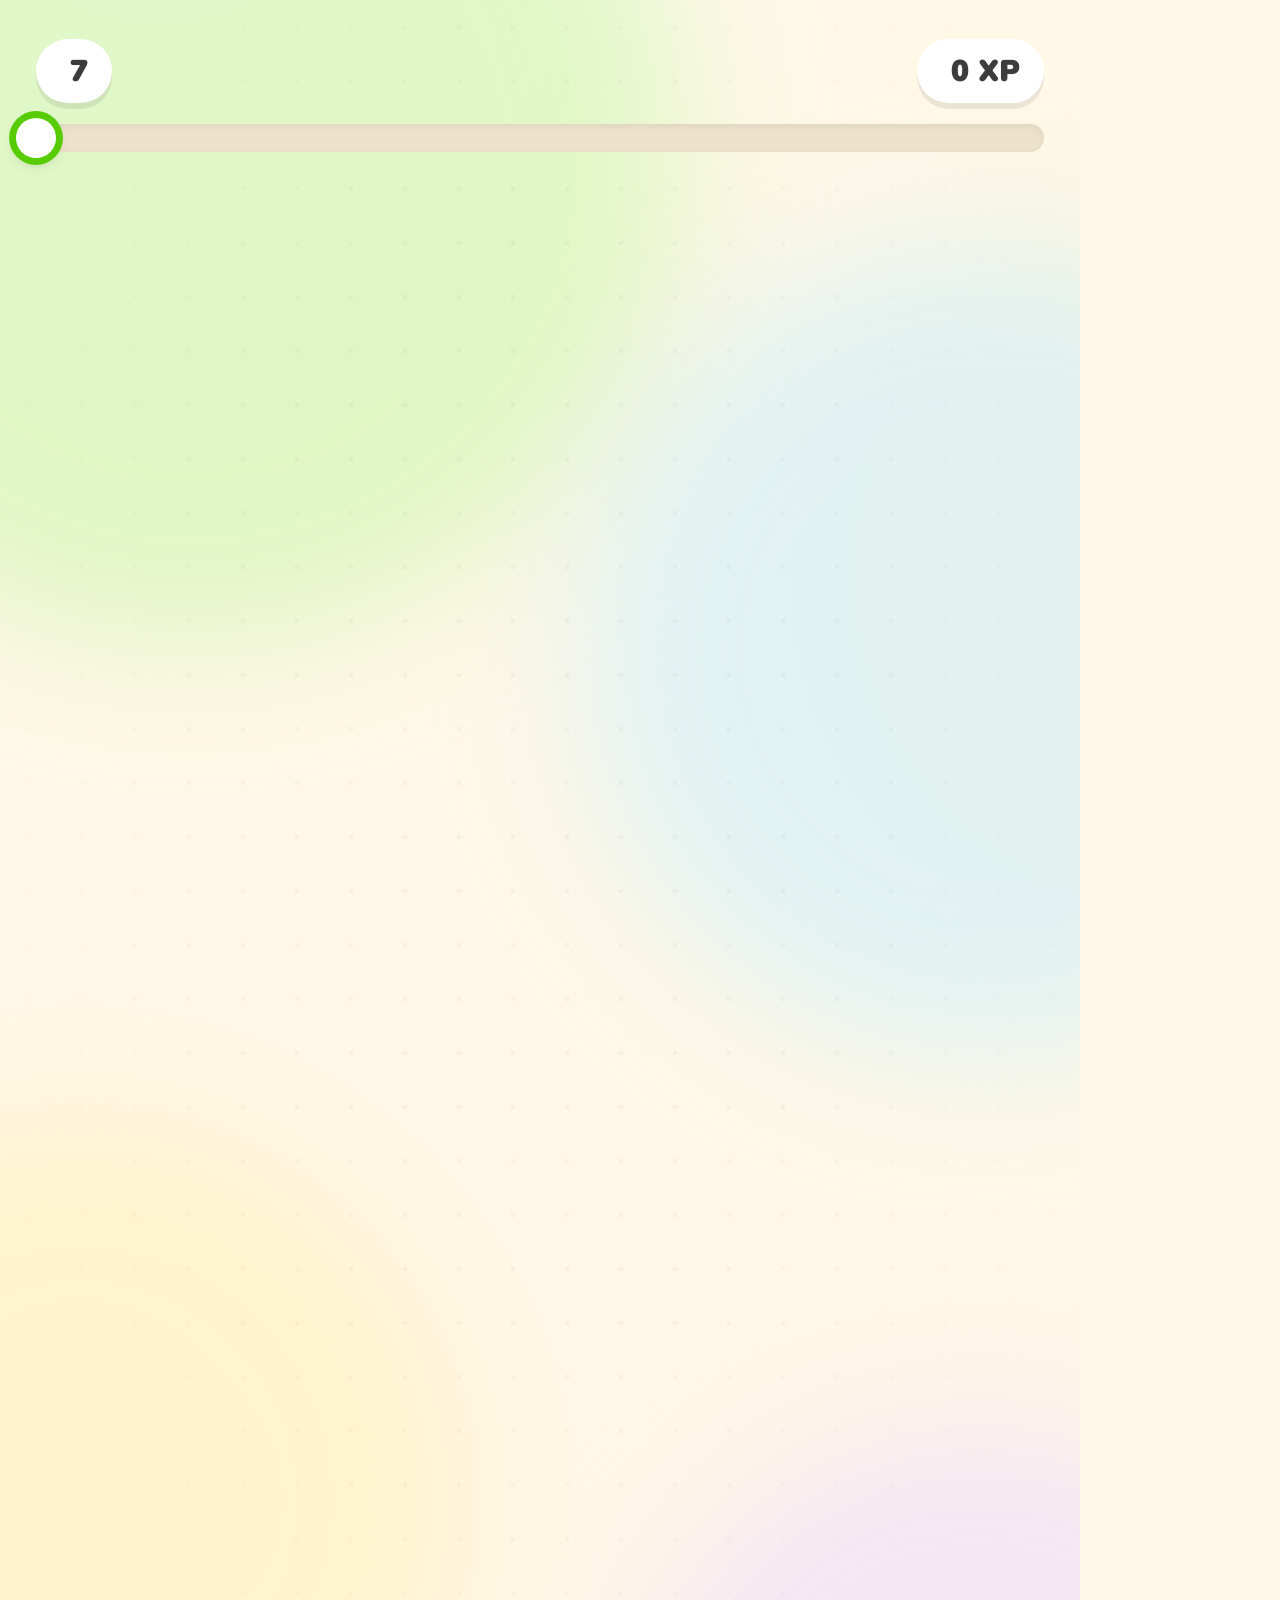
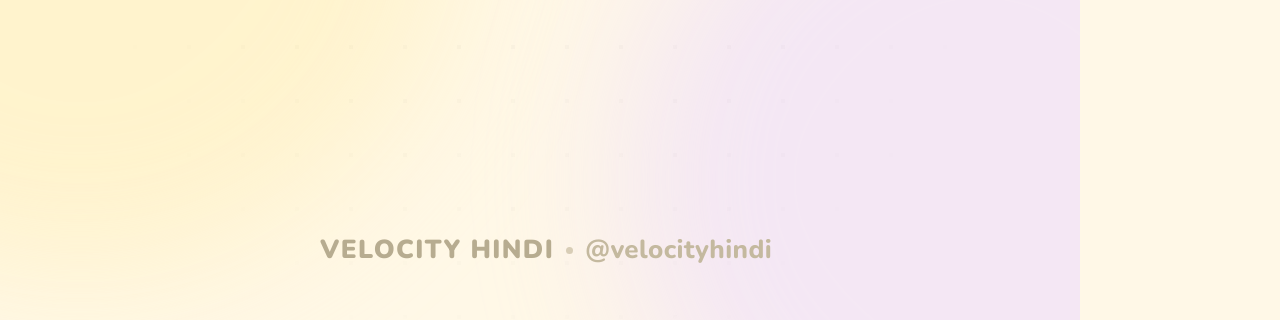
<file: scene/index.html>
<!doctype html>
<html lang="en">
<head>
<meta charset="utf-8">
<meta name="viewport" content="width=1080, height=1920">
<title>Velocity Hindi · Lesson</title>
<link rel="stylesheet" href="scene.css">
</head>
<body>
<div id="stage">

  <div id="bg">
    <div class="blob blob-a"></div>
    <div class="blob blob-b"></div>
    <div class="blob blob-c"></div>
    <div class="blob blob-d"></div>
    <canvas id="fx" width="1080" height="1920"></canvas>
    <div id="grid"></div>
  </div>

  <header id="hud">
    <div class="hud-row">
      <div class="pill streak" id="streakPill">
        <span class="ico" data-icon="flame"></span>
        <span id="streakVal">7</span>
      </div>
      <div class="hud-spacer"></div>
      <div class="pill xp" id="xpPill">
        <span class="ico" data-icon="bolt"></span>
        <span id="xpVal">0 XP</span>
      </div>
    </div>
    <div class="progress" id="progress">
      <div class="progress-fill" id="progressFill"><div class="progress-shine"></div></div>
      <div class="progress-knob" id="progressKnob"></div>
    </div>
  </header>

  <section class="scene" id="sceneIntro">
    <div class="intro-wrap">
      <div class="logo-badge" id="logoBadge"><span class="ico" data-icon="bolt"></span></div>
      <div class="logo-word" id="logoWord">VELOCITY</div>
      <div class="logo-lang" id="logoLang">HINDI</div>
      <div class="tagline" id="tagline">Learn Hindi <b>in 60 seconds</b> a day</div>
    </div>
    <div class="mascot big" id="introMascot"></div>
    <div class="lesson-card" id="lessonCard">
      <div class="lesson-icon" id="lessonIcon"><span class="ico" data-icon="plane"></span></div>
      <div class="lesson-copy">
        <div class="eyebrow">TODAY'S LESSON</div>
        <div class="lesson-title" id="lessonTitle">Travel</div>
        <div class="lesson-sub" id="lessonSub">Du Lịch · 5 phrases</div>
      </div>
      <div class="lesson-go"><span class="ico" data-icon="chevron"></span></div>
    </div>
  </section>

  <section class="scene" id="scenePhrase">
    <div class="phrase-top">
      <div class="cat-chip" id="catChip">
        <span class="cat-ico" id="catIco"><span class="ico" data-icon="plane"></span></span>
        <span id="catText">Travel · Du Lịch</span>
      </div>
      <div class="counter-row">
        <span class="counter" id="phraseCounter">PHRASE 1 OF 5</span>
        <div class="dots" id="dots"></div>
      </div>
    </div>

    <div class="phrase-stack" id="phraseStack">
      <div class="card en-card" id="enCard">
        <div class="card-label" id="enLabel">
          <span class="ico speaker" data-icon="speaker"></span>
          <span>ENGLISH</span>
          <span class="eq" id="enEq"><i></i><i></i><i></i><i></i></span>
        </div>
        <div class="en-text" id="enText"></div>
      </div>

      <div class="connector" id="connector"><span class="ico" data-icon="arrowDown"></span></div>

      <div class="card nat-card" id="natCard">
        <div class="card-label light" id="natLabel">
          <span class="ico speaker" data-icon="speaker"></span>
          <span id="natLabelText">हिन्दी</span>
          <span class="eq light" id="natEq"><i></i><i></i><i></i><i></i></span>
        </div>
        <div class="nat-text" id="natText"></div>
      </div>

      <div class="translit" id="translit">
        <span class="translit-label" id="translitLabel">SAY IT LIKE</span>
        <span class="translit-text" id="translitText"></span>
      </div>

      <div class="repeat-pill" id="repeatPill">
        <span class="ico" data-icon="mic"></span>
        <span>REPEAT AFTER ME</span>
      </div>
    </div>
    <div class="mascot peek" id="peekMascot"></div>
  </section>

  <section class="scene" id="sceneOutro">
    <div class="outro-card" id="outroCard">
      <div class="outro-badge" id="outroBadge"><span class="ico" data-icon="check"></span></div>
      <div class="outro-title" id="outroTitle">Lesson complete!</div>
      <div class="outro-sub" id="outroSub">5 new Hindi phrases</div>
      <div class="outro-phrases" id="outroPhrases"></div>
      <div class="outro-stats" id="outroStats">
        <div class="stat xp"><span class="ico" data-icon="bolt"></span><b id="outroXp">+50 XP</b></div>
        <div class="stat streak"><span class="ico" data-icon="flame"></span><b id="outroStreak">7 day streak</b></div>
      </div>
      <div class="cta" id="cta">Follow for a new lesson every day</div>
    </div>
    <div class="mascot big outro-mascot" id="outroMascot"></div>
  </section>

  <footer id="foot">
    <span class="foot-bolt"><span class="ico" data-icon="bolt"></span></span>
    <span id="footBrand">VELOCITY HINDI</span>
    <span class="foot-dot"></span>
    <span id="footHandle">@velocityhindi</span>
  </footer>

  <canvas id="fxTop" width="1080" height="1920"></canvas>
</div>
<script src="icons.js"></script>
<script src="scene.js"></script>
</body>
</html>
</file>
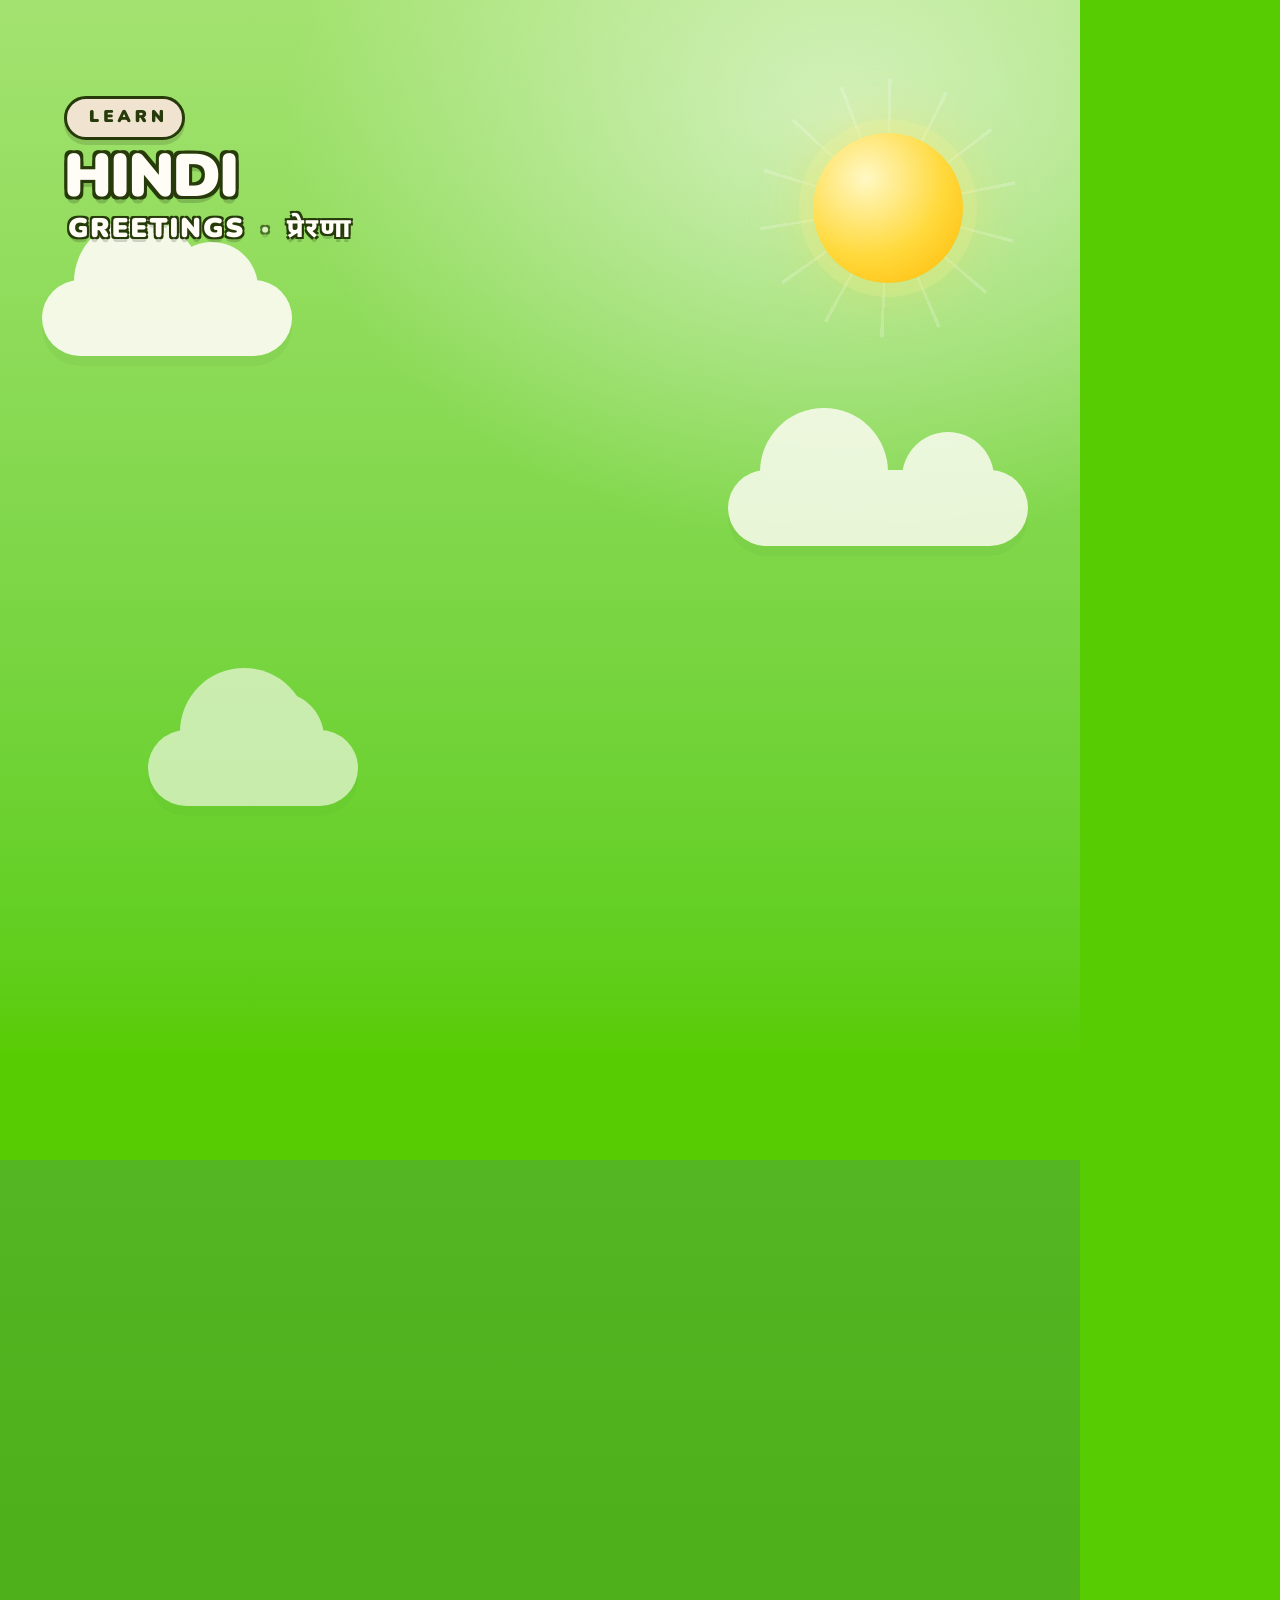
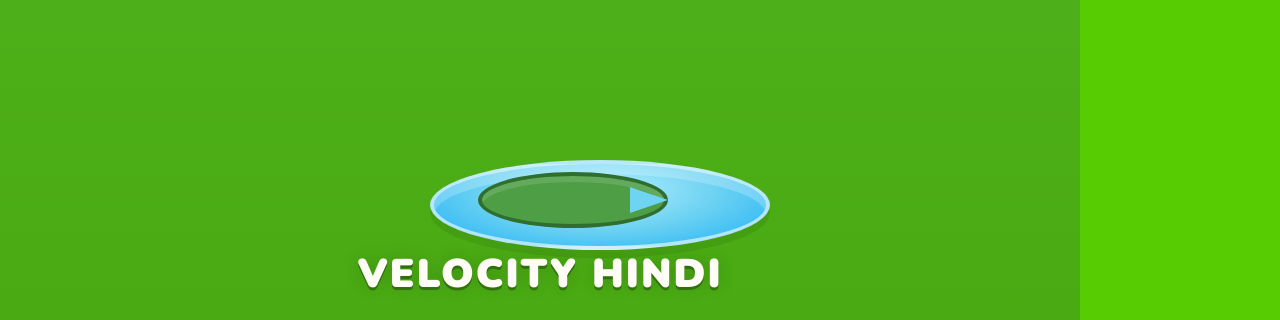
<file: scene_storybook/index.html>
<!doctype html>
<html lang="en">
<head>
<meta charset="utf-8">
<meta name="viewport" content="width=1080, height=1920">
<title>Velocity Japanese · Storybook</title>
<link rel="stylesheet" href="scene.css">
<link rel="stylesheet" href="worlds.css">
</head>
<body>
<div id="stage">

  <div id="world"></div>
  <div id="worldPrev"></div>
  <div id="sun"><div class="sun-rays"></div><div class="sun-core"></div></div>

  <div class="cloud cloud-a" id="cloud1"></div>
  <div class="cloud cloud-b" id="cloud2"></div>
  <div class="cloud cloud-c" id="cloud3"></div>

  <div class="balloon" data-animal="balloon" id="balloon"></div>

  <div id="birds">
    <div class="sky-bird b1" data-animal="bird" id="skyBird1"></div>
    <div class="sky-bird b2" data-animal="bird" id="skyBird2"></div>
    <div class="sky-bird b3" data-animal="bird" id="skyBird3"></div>
  </div>

  <div id="hills">
    <div class="hill hill-back"></div>
    <div class="hill hill-mid"></div>
    <div class="hill hill-front"></div>
  </div>
  <div id="ground"></div>

  <div id="worldDecor" aria-hidden="true"></div>

  <div id="market" aria-hidden="true">
    <div class="market-glow"></div>
    <svg class="market-lights" viewBox="0 0 1080 180" preserveAspectRatio="none">
      <path class="wire" d="M-40 18 C 220 150, 860 150, 1120 18" fill="none" stroke="#3A2A1A" stroke-width="5"/>
      <g class="bulbs">
        <circle class="bulb" cx="11" cy="40" r="11" fill="var(--accent)"/>
        <circle class="bulb" cx="89" cy="66" r="11" fill="var(--accent2)"/>
        <circle class="bulb" cx="179" cy="86" r="11" fill="var(--accent)"/>
        <circle class="bulb" cx="276" cy="101" r="11" fill="var(--accent2)"/>
        <circle class="bulb" cx="379" cy="111" r="11" fill="var(--accent)"/>
        <circle class="bulb" cx="486" cy="116" r="11" fill="var(--accent2)"/>
        <circle class="bulb" cx="594" cy="116" r="11" fill="var(--accent)"/>
        <circle class="bulb" cx="701" cy="111" r="11" fill="var(--accent2)"/>
        <circle class="bulb" cx="804" cy="101" r="11" fill="var(--accent)"/>
        <circle class="bulb" cx="901" cy="86" r="11" fill="var(--accent2)"/>
        <circle class="bulb" cx="991" cy="66" r="11" fill="var(--accent)"/>
        <circle class="bulb" cx="1069" cy="40" r="11" fill="var(--accent2)"/>
      </g>
    </svg>

    <div class="lantern lan-l"><span></span></div>
    <div class="lantern lan-r"><span></span></div>

    <div class="stall stall-l">
      <div class="awning"></div>
      <div class="stall-body"></div>
      <div class="stall-shelf"></div>
      <div class="produce">
        <i class="fruit p1"></i><i class="fruit p2"></i><i class="fruit p3"></i>
        <i class="fruit p4"></i><i class="fruit p5"></i>
      </div>
      <div class="stall-sign" data-icon="bag"></div>
    </div>

    <div class="stall stall-r">
      <div class="awning"></div>
      <div class="stall-body"></div>
      <div class="stall-shelf"></div>
      <div class="produce">
        <i class="fruit p2"></i><i class="fruit p3"></i><i class="fruit p1"></i>
        <i class="fruit p5"></i><i class="fruit p4"></i>
      </div>
      <div class="stall-sign" data-icon="star"></div>
    </div>
  </div>

  <canvas id="dust" width="1080" height="1920"></canvas>

  <div id="meadow">
    <div class="grass g1" data-animal="grass"></div>
    <div class="grass g2" data-animal="grass"></div>
    <div class="grass g3" data-animal="grass"></div>
    <div class="grass g4" data-animal="grass"></div>
    <div class="grass g5" data-animal="grass"></div>

    <div class="flower f1" data-animal="flower" id="flower1"></div>
    <div class="flower f2" data-animal="flower" id="flower2"></div>
    <div class="flower f3" data-animal="flower" id="flower3"></div>
    <div class="flower f4" data-animal="flower" id="flower4"></div>

    <div class="butterfly bf1" data-animal="butterfly" id="bfly1"></div>
    <div class="butterfly bf2" data-animal="butterfly" id="bfly2"></div>
    <div class="butterfly bf3" data-animal="butterfly" id="bfly3"></div>

    <div id="pond"></div>
    <div id="lilyPad"></div>
    <div class="animal critter slot-pond" data-slot="pond" id="critterPond"></div>
    <div class="animal critter slot-mid" data-slot="mid" id="critterMid"></div>
    <div class="animal critter slot-left" data-slot="left" id="critterLeft"></div>
    <div class="animal critter slot-right" data-slot="right" id="critterRight"></div>
  </div>

  <div id="scenes">
  <section class="scene" id="sceneIntro">
    <div class="intro-card" id="introCard">
      <div class="intro-kicker" id="introKicker">A TINY HINDI STORY</div>
      <div class="intro-title" id="introTitle">3 PHRASES</div>
      <div class="intro-ribbon" id="introRibbon">UNDER 50 SECONDS</div>
      <div class="intro-category" id="introCategory">
        <span class="cat-icon" id="introCatIcon" data-icon="plane"></span>
        <span id="introCatText">Travel · Du Lịch</span>
      </div>
      <div class="intro-note" id="introNote">LISTEN · REPEAT · OWN IT</div>
    </div>
    <div class="animal intro-velo" id="introVelo"></div>
  </section>

  <section class="scene" id="scenePhrase">
    <div class="book" id="book">
      <div class="book-spine"></div>
      <div class="book-ribbon" id="bookRibbon"></div>
      <div class="page">
        <div class="page-inner" id="pageInner">
        <div id="pageWatermark"></div>
        <div class="book-meta">
          <span class="chapter" id="chapterLabel">PAGE 1 / 3</span>
        </div>

        <div class="en-block">
          <div class="card-label"><span class="flag">EN</span><span>ENGLISH</span><span class="eq" id="enEq"><i></i><i></i><i></i><i></i></span></div>
          <div class="en-text" id="enText"></div>
        </div>

        <div class="page-divider"><span data-icon="star"></span></div>

        <div class="nat-block" id="natBlock">
          <div class="card-label"><span class="flag ja">HI</span><span id="natLabelText">हिन्दी</span><span class="eq light" id="natEq"><i></i><i></i><i></i><i></i></span></div>
          <div class="nat-text" id="natText"></div>
        </div>

        <div class="listen-panel" id="listenPanel">
          <div class="listen-ring"><span class="ico" data-icon="speaker"></span></div>
          <div class="listen-bars" id="listenBars"><i></i><i></i><i></i><i></i><i></i><i></i><i></i><i></i><i></i></div>
          <div class="listen-text">LISTEN</div>
          <div class="listen-bird" data-animal="bird" id="listenBird"></div>
          <div class="listen-notes" id="listenNotes"><i>♪</i><i>♫</i><i>♪</i></div>
        </div>

        <div class="translit-box" id="translit">
          <div class="translit-label"><span class="ico" data-icon="speaker"></span><span id="translitLabel">SAY IT LIKE</span></div>
          <div class="translit-text" id="translitText"></div>
        </div>

        <div class="echo-row" id="echoRow">
          <div class="echo-bird" data-animal="bird" id="echoBird"></div>
          <div class="echo-sign" id="echoPill">
            <span class="ico" data-icon="mic"></span>
            <span>SAY IT WITH ME</span>
          </div>
          <div class="echo-ring-wrap">
            <svg id="echoRing" viewBox="0 0 64 64">
              <circle class="ring-bg" cx="32" cy="32" r="26"></circle>
              <circle class="ring-fill" id="ringFill" cx="32" cy="32" r="26"></circle>
            </svg>
          </div>
        </div>

        <div class="page-butterfly" data-animal="butterfly" id="pageButterfly"></div>
        </div>
      </div>
    </div>

    <div class="bubble" id="bubble">LISTEN...</div>
    <div class="velo-perch" id="phraseVelo"></div>
    <div class="nice-sticker" id="niceSticker"></div>
  </section>

  <section class="scene" id="sceneOutro">
    <div class="outro-card" id="outroCard">
      <div class="outro-kicker" id="outroKicker">THE END · FOR NOW</div>
      <div class="outro-title" id="outroTitle">GREAT JOB!</div>
      <div class="outro-sub" id="outroSub">3 new Hindi phrases</div>
      <div class="outro-list" id="outroList"></div>
      <div class="outro-stats" id="outroStats">
        <div class="stat"><span class="ico" data-icon="bolt"></span><b id="outroXp">+30 XP</b></div>
        <div class="stat"><span class="ico" data-icon="flame"></span><b id="outroStreak">7 day streak</b></div>
      </div>
      <div class="outro-cta" id="outroCta">FOLLOW FOR A NEW STORY</div>
    </div>
    <div class="animal outro-velo" id="outroVelo"></div>
    <div class="bubble outro-bubble" id="outroBubble">SEE YOU SOON!</div>
  </section>
  </div>

  <div id="topMeta">
    <div class="learn-kicker">
      <span class="ico" data-icon="sparkles"></span>
      <span>LEARN</span>
    </div>
    <div class="top-language" id="topLang">HINDI</div>
    <div class="top-category">
      <span id="topCatEn">Greetings</span>
      <span class="top-sep">·</span>
      <span class="top-vi" id="topCatVi">प्रेरणा</span>
    </div>
  </div>

  <footer id="foot">
    <span id="footBrand">VELOCITY HINDI</span>
  </footer>

  <div id="galleryTag"></div>
  <canvas id="fxTop" width="1080" height="1920"></canvas>
</div>
<script src="icons.js"></script>
<script src="animals.js"></script>
<script src="worlds.js"></script>
<script src="scene.js"></script>
</body>
</html>
</file>
<file: scene/scene.css>
@font-face {
  font-family: 'Nunito';
  src: url('fonts/Nunito-Variable.ttf') format('truetype');
  font-weight: 200 1000;
  font-style: normal;
  font-display: block;
}
@font-face {
  font-family: 'Nunito';
  src: url('fonts/Nunito-Italic-Variable.ttf') format('truetype');
  font-weight: 200 1000;
  font-style: italic;
  font-display: block;
}
@font-face {
  font-family: 'Noto';
  src: url('fonts/NotoSans-Variable.ttf') format('truetype');
  font-weight: 100 900;
  font-style: normal;
  font-display: block;
}
@font-face {
  font-family: 'Script';
  src: url('fonts/NotoSansDevanagari-Bold.ttf') format('truetype');
  font-weight: 400 900;
  font-display: block;
}

:root {
  --ink: #3C3C3C;
  --muted: #8A8A8A;
  --cream: #FFF8E7;
  --green: #58CC02;
  --green-dark: #46A302;
  --green-deep: #3D8F00;
  --accent: #58CC02;
}

* { box-sizing: border-box; margin: 0; padding: 0; }

html, body {
  width: 1080px;
  height: 1920px;
  overflow: hidden;
  background: var(--cream);
}

body {
  font-family: 'Nunito', 'Script', 'Noto', sans-serif;
  color: var(--ink);
  -webkit-font-smoothing: antialiased;
  text-rendering: geometricPrecision;
}

#stage {
  position: relative;
  width: 1080px;
  height: 1920px;
  overflow: hidden;
  background:
    radial-gradient(1200px 900px at 15% -5%, #FFFDF3 0%, rgba(255, 253, 243, 0) 60%),
    radial-gradient(900px 900px at 110% 30%, #FFF4D6 0%, rgba(255, 244, 214, 0) 55%),
    var(--cream);
}

#bg { position: absolute; inset: 0; }

.blob {
  position: absolute;
  border-radius: 50%;
  filter: blur(70px);
  opacity: .55;
  will-change: transform;
}
.blob-a { width: 980px; height: 980px; left: -300px; top: -340px; background: #C7F5A8; }
.blob-b { width: 820px; height: 820px; right: -320px; top: 240px; background: #C9EEFF; }
.blob-c { width: 760px; height: 760px; left: -300px; bottom: 40px; background: #FFEFB8; }
.blob-d { width: 720px; height: 720px; right: -260px; bottom: -220px; background: #EBD9FF; }

#grid {
  position: absolute;
  inset: 0;
  background-image: radial-gradient(rgba(60, 60, 60, .13) 2.2px, transparent 2.6px);
  background-size: 54px 54px;
  opacity: .32;
  -webkit-mask-image: radial-gradient(ellipse at 50% 42%, #000 35%, transparent 82%);
  mask-image: radial-gradient(ellipse at 50% 42%, #000 35%, transparent 82%);
}

#fx, #fxTop { position: absolute; inset: 0; width: 1080px; height: 1920px; pointer-events: none; }
#fx { z-index: 1; }
#fxTop { z-index: 60; }

/* ------------------------------------------------------------------ HUD */

#hud {
  position: absolute;
  left: 36px;
  right: 36px;
  top: 38px;
  z-index: 20;
}

.hud-row { display: flex; align-items: center; height: 66px; margin-bottom: 20px; }
.hud-spacer { flex: 1; }

.pill {
  display: inline-flex;
  align-items: center;
  gap: 10px;
  height: 64px;
  padding: 0 24px;
  border-radius: 999px;
  background: #FFFFFF;
  box-shadow: 0 6px 0 rgba(60, 60, 60, .10);
  font-size: 30px;
  font-weight: 1000;
}
.pill .ico { color: var(--green); }
.pill.streak .ico { color: #FF7A00; }
.pill.xp .ico { color: #F5A700; }
.pill .svg-ico { width: 32px; height: 32px; }

.progress {
  position: relative;
  height: 28px;
  border-radius: 999px;
  background: #ECE2CB;
  box-shadow: inset 0 2px 6px rgba(60, 60, 60, .08);
}
.progress-fill {
  position: absolute;
  left: 0; top: 0; bottom: 0;
  width: 0%;
  border-radius: 999px;
  background: linear-gradient(180deg, #6BE61A, #4EBE00);
  overflow: hidden;
}
.progress-shine {
  position: absolute;
  left: 0; right: 0; top: 0;
  height: 40%;
  background: linear-gradient(180deg, rgba(255, 255, 255, .45), rgba(255, 255, 255, 0));
}
.progress-knob {
  position: absolute;
  top: 50%;
  width: 40px;
  height: 40px;
  margin: -20px 0 0 -20px;
  border-radius: 50%;
  background: #fff;
  box-shadow: 0 0 0 7px var(--green), 0 6px 14px rgba(60, 60, 60, .18);
}

/* ---------------------------------------------------------------- scenes */

.scene { position: absolute; inset: 0; display: none; z-index: 10; }
.scene.active { display: block; }

.ico { display: inline-flex; align-items: center; justify-content: center; }
.svg-ico { width: 1em; height: 1em; display: block; }

/* ----------------------------------------------------------------- intro */

#sceneIntro { z-index: 12; }

.intro-wrap {
  position: absolute;
  left: 0; right: 0; top: 286px;
  text-align: center;
}

.logo-badge {
  width: 152px;
  height: 152px;
  margin: 0 auto 36px;
  border-radius: 44px;
  background: linear-gradient(180deg, #6BE61A 0%, #4EBE00 100%);
  box-shadow: 0 13px 0 #3D8F00, 0 34px 60px rgba(88, 204, 2, .32);
  color: #fff;
  display: flex;
  align-items: center;
  justify-content: center;
}
.logo-badge .svg-ico { width: 92px; height: 92px; }

.logo-word {
  font-size: 126px;
  font-weight: 1000;
  letter-spacing: -.5px;
  line-height: 1;
  color: var(--ink);
  white-space: nowrap;
}
.logo-word span { display: inline-block; will-change: transform; }

.logo-lang {
  display: inline-block;
  margin-top: 22px;
  padding: 12px 30px 13px;
  border-radius: 999px;
  background: #FFFFFF;
  color: #4FBF00;
  font-size: 42px;
  font-weight: 1000;
  letter-spacing: 7px;
  text-indent: 7px;
  box-shadow: 0 7px 0 rgba(60, 60, 60, .08);
}

.tagline {
  margin-top: 36px;
  font-size: 33px;
  font-weight: 800;
  color: #7C7159;
}
.tagline b { color: #58CC02; font-weight: 1000; }

#introMascot {
  position: absolute;
  left: 50%;
  top: 806px;
  width: 350px;
  margin-left: -175px;
  z-index: 3;
}

.mascot { pointer-events: none; }
.mascot .velo {
  width: 100%;
  height: auto;
  display: block;
  filter: drop-shadow(0 18px 22px rgba(60, 60, 60, .14));
}

.lesson-card {
  position: absolute;
  left: 130px;
  right: 130px;
  top: 1282px;
  height: 188px;
  padding: 0 32px;
  border-radius: 36px;
  background: #fff;
  box-shadow: 0 11px 0 #EADFC6, 0 28px 60px rgba(60, 60, 60, .10);
  display: flex;
  align-items: center;
  gap: 26px;
  z-index: 4;
}
.lesson-icon {
  width: 112px;
  height: 112px;
  flex: none;
  border-radius: 32px;
  background: var(--accent);
  color: #fff;
  display: flex;
  align-items: center;
  justify-content: center;
  box-shadow: 0 7px 0 rgba(0, 0, 0, .18);
}
.lesson-icon .svg-ico { width: 62px; height: 62px; }
.lesson-copy { flex: 1; min-width: 0; }
.eyebrow {
  font-size: 23px;
  font-weight: 900;
  letter-spacing: 3px;
  color: #AFA48A;
  margin-bottom: 7px;
}
.lesson-title {
  font-size: 54px;
  font-weight: 1000;
  line-height: 1.02;
  white-space: nowrap;
  overflow: hidden;
  text-overflow: ellipsis;
}
.lesson-sub { margin-top: 5px; font-size: 28px; font-weight: 800; color: var(--muted); }
.lesson-go {
  width: 80px;
  height: 80px;
  flex: none;
  border-radius: 26px;
  background: #F2EDE1;
  color: #9A9078;
  display: flex;
  align-items: center;
  justify-content: center;
}
.lesson-go .svg-ico { width: 38px; height: 38px; }

/* ---------------------------------------------------------------- phrase */

.phrase-top {
  position: absolute;
  left: 60px;
  right: 60px;
  top: 190px;
  display: flex;
  flex-direction: column;
  align-items: center;
  gap: 18px;
  z-index: 4;
}

.cat-chip {
  display: flex;
  align-items: center;
  gap: 15px;
  padding: 10px 28px 10px 10px;
  border-radius: 999px;
  background: #fff;
  box-shadow: 0 6px 0 rgba(60, 60, 60, .08);
  font-size: 30px;
  font-weight: 900;
  max-width: 900px;
  white-space: nowrap;
  overflow: hidden;
}
.cat-ico {
  width: 54px;
  height: 54px;
  flex: none;
  border-radius: 50%;
  background: var(--accent);
  color: #fff;
  display: flex;
  align-items: center;
  justify-content: center;
}
.cat-ico .svg-ico { width: 30px; height: 30px; }

.counter-row { display: flex; align-items: center; gap: 26px; }
.counter {
  font-size: 24px;
  font-weight: 900;
  letter-spacing: 2.6px;
  color: #AFA48A;
}
.dots { display: flex; align-items: center; gap: 11px; }
.dot {
  width: 18px;
  height: 18px;
  border-radius: 50%;
  background: #E4DAC4;
}
.dot.done { background: var(--accent); }
.dot.current { background: #fff; box-shadow: inset 0 0 0 5px var(--accent); }

.phrase-stack {
  position: absolute;
  left: 80px;
  right: 80px;
  top: 304px;
  bottom: 260px;
  display: flex;
  flex-direction: column;
  align-items: center;
  justify-content: center;
  z-index: 3;
}

.card {
  width: 100%;
  position: relative;
  border-radius: 38px;
}

.en-card {
  padding: 32px 44px 38px;
  background: #fff;
  box-shadow: 0 11px 0 #EADFC6, 0 26px 60px rgba(60, 60, 60, .10);
}

.card-label {
  display: flex;
  align-items: center;
  justify-content: center;
  gap: 13px;
  font-size: 24px;
  font-weight: 900;
  letter-spacing: 2.6px;
  color: #B7AC90;
}
.card-label .svg-ico { width: 30px; height: 30px; }
.card-label.light { color: rgba(255, 255, 255, .78); }

.eq { display: inline-flex; align-items: flex-end; gap: 4px; height: 26px; opacity: 0; }
.eq i {
  display: block;
  width: 5px;
  height: 20px;
  border-radius: 3px;
  background: currentColor;
  transform-origin: bottom;
}
.eq.light { color: rgba(255, 255, 255, .9); }
.card-label.playing .eq { opacity: 1; }
.card-label.playing .speaker { color: var(--green); }
.card-label.light.playing .speaker { color: #fff; }

.en-text {
  margin-top: 22px;
  font-size: 70px;
  font-weight: 900;
  line-height: 1.14;
  text-align: center;
  color: var(--ink);
}

.w { display: inline-block; }
.w-bg {
  display: inline-block;
  padding: 2px 9px 4px;
  border-radius: 15px;
  background: transparent;
}
.w.on .w-bg { background: #DDF4C5; color: #3D6B00; }

.connector {
  width: 80px;
  height: 80px;
  margin: -18px 0 -18px;
  border: 7px solid var(--cream);
  border-radius: 50%;
  background: #fff;
  color: var(--green);
  box-shadow: 0 7px 0 rgba(60, 60, 60, .07);
  display: flex;
  align-items: center;
  justify-content: center;
  z-index: 5;
}
.connector .svg-ico { width: 38px; height: 38px; }

.nat-card {
  padding: 30px 40px 40px;
  background: linear-gradient(180deg, #61D90B 0%, #4FBF00 100%);
  box-shadow: 0 13px 0 #3D8F00, 0 32px 70px rgba(88, 204, 2, .30);
}

.nat-text {
  margin-top: 20px;
  display: flex;
  flex-wrap: wrap;
  justify-content: center;
  align-items: flex-end;
  column-gap: 6px;
  row-gap: 14px;
  text-align: center;
  font-size: 88px;
}
.nat-text.lines {
  flex-direction: column;
  align-items: center;
  row-gap: 16px;
}
.tile-line {
  display: flex;
  align-items: flex-end;
  justify-content: center;
  gap: 6px;
}
.tile { display: inline-block; transform-origin: center bottom; }
.tile-bg {
  display: inline-block;
  padding: .09em .22em .13em;
  border-radius: .2em;
  background: #fff;
  color: #3D8F00;
  font-weight: 900;
  line-height: 1.06;
  box-shadow: 0 .068em 0 rgba(0, 0, 0, .16);
}
.tile.on .tile-bg {
  background: #FFC800;
  color: #5C3D00;
  transform: translateY(-.07em) scale(1.05);
  box-shadow: 0 .1em 0 #C98F00;
}

.mascot.peek {
  position: absolute;
  right: 26px;
  bottom: 138px;
  width: 196px;
  z-index: 6;
  transform-origin: 50% 100%;
}

.translit {
  margin-top: 48px;
  display: flex;
  align-items: baseline;
  justify-content: center;
  gap: 16px;
  max-width: 920px;
}
.translit-label {
  flex: none;
  padding: 8px 16px 9px;
  border-radius: 12px;
  background: #fff;
  color: var(--accent);
  font-size: 21px;
  font-weight: 900;
  letter-spacing: 2.4px;
  box-shadow: 0 5px 0 rgba(60, 60, 60, .08);
}
.translit-text {
  font-size: 34px;
  font-weight: 800;
  font-style: italic;
  color: #7B7362;
}

.repeat-pill {
  margin-top: 38px;
  display: flex;
  align-items: center;
  gap: 15px;
  padding: 21px 36px;
  border-radius: 999px;
  background: #E4F6FF;
  color: #1183B8;
  box-shadow: 0 7px 0 #C6EAFB;
  font-size: 30px;
  font-weight: 1000;
  letter-spacing: 1.8px;
  transform-origin: center center;
}
.repeat-pill .svg-ico { width: 38px; height: 38px; }

/* ----------------------------------------------------------------- outro */

.outro-card {
  position: absolute;
  left: 100px;
  right: 100px;
  top: 400px;
  padding: 56px 54px 48px;
  border-radius: 46px;
  background: #fff;
  box-shadow: 0 13px 0 #EADFC6, 0 32px 80px rgba(60, 60, 60, .12);
  text-align: center;
  z-index: 4;
}

.outro-badge {
  width: 134px;
  height: 134px;
  margin: 0 auto 24px;
  border-radius: 50%;
  background: linear-gradient(180deg, #6BE61A, #4EBE00);
  color: #fff;
  display: flex;
  align-items: center;
  justify-content: center;
  box-shadow: 0 10px 0 #3D8F00;
}
.outro-badge .svg-ico { width: 76px; height: 76px; }

.outro-title { font-size: 76px; font-weight: 1000; line-height: 1; letter-spacing: -1px; }
.outro-sub { margin-top: 16px; font-size: 32px; font-weight: 800; color: var(--muted); }

.outro-phrases {
  margin: 32px 0 28px;
  display: flex;
  flex-direction: column;
  gap: 13px;
  text-align: left;
}
.o-row {
  display: flex;
  align-items: center;
  gap: 16px;
  padding: 12px 20px;
  border-radius: 18px;
  background: #F7F3E8;
  font-size: 28px;
  font-weight: 800;
  color: #5E5748;
}
.o-check {
  width: 38px;
  height: 38px;
  flex: none;
  border-radius: 50%;
  background: var(--accent);
  color: #fff;
  display: flex;
  align-items: center;
  justify-content: center;
}
.o-check .svg-ico { width: 24px; height: 24px; }
.o-text { white-space: nowrap; overflow: hidden; text-overflow: ellipsis; }

.outro-stats { display: flex; justify-content: center; gap: 18px; margin-bottom: 30px; }
.stat {
  display: flex;
  align-items: center;
  gap: 10px;
  padding: 14px 26px;
  border-radius: 999px;
  font-size: 30px;
  font-weight: 1000;
}
.stat .svg-ico { width: 34px; height: 34px; }
.stat.xp { background: #FFF3CC; color: #B07E00; }
.stat.streak { background: #FFE9D6; color: #C25A00; }

.cta {
  padding: 27px 30px 28px;
  border-radius: 26px;
  background: linear-gradient(180deg, #6BE61A, #4EBE00);
  box-shadow: 0 10px 0 #3D8F00;
  color: #fff;
  font-size: 34px;
  font-weight: 1000;
  letter-spacing: .3px;
}

.outro-mascot {
  position: absolute;
  left: 50%;
  margin-left: 178px;
  top: 238px;
  width: 238px;
  z-index: 3;
}

/* ------------------------------------------------------------------ foot */

#foot {
  position: absolute;
  left: 0;
  right: 0;
  bottom: 52px;
  display: flex;
  align-items: center;
  justify-content: center;
  gap: 12px;
  z-index: 15;
  font-size: 26px;
  font-weight: 900;
  letter-spacing: 1.4px;
  color: #B7AC90;
}
.foot-bolt { display: flex; color: var(--green); }
.foot-bolt .svg-ico { width: 31px; height: 31px; }
.foot-dot { width: 7px; height: 7px; border-radius: 50%; background: #D8CDB6; }
#footHandle { font-weight: 800; letter-spacing: .4px; color: #C4B99F; }

/* ----------------------------------------------------------- preview bar */

#previewBar {
  position: fixed;
  left: 50%;
  bottom: 26px;
  transform: translateX(-50%);
  z-index: 99;
  display: flex;
  align-items: center;
  gap: 18px;
  padding: 14px 22px;
  border-radius: 999px;
  background: rgba(30, 30, 30, .86);
  backdrop-filter: blur(10px);
  color: #fff;
  font-family: system-ui, sans-serif;
  font-size: 16px;
  width: 900px;
}
#previewBar button {
  border: 0;
  background: #58CC02;
  color: #fff;
  font-weight: 700;
  font-size: 16px;
  padding: 10px 22px;
  border-radius: 999px;
  cursor: pointer;
  min-width: 92px;
}
#previewBar input[type=range] { flex: 1; accent-color: #58CC02; }
#previewBar .ptime { font-variant-numeric: tabular-nums; opacity: .8; white-space: nowrap; }
</file>
<file: scene_storybook/scene.css>
@font-face {
  font-family: 'Nunito';
  src: url('../scene/fonts/Nunito-Variable.ttf') format('truetype');
  font-weight: 200 1000;
  font-style: normal;
  font-display: block;
}
@font-face {
  font-family: 'Nunito';
  src: url('../scene/fonts/Nunito-Italic-Variable.ttf') format('truetype');
  font-weight: 200 1000;
  font-style: italic;
  font-display: block;
}
@font-face {
  font-family: 'Noto';
  src: url('../scene/fonts/NotoSans-Variable.ttf') format('truetype');
  font-weight: 100 900;
  font-style: normal;
  font-display: block;
}
@font-face {
  font-family: 'NotoScript';
  src: url('../scene/fonts/NotoSansDevanagari-Bold.ttf') format('truetype');
  font-weight: 400;
  font-style: normal;
  font-display: block;
}
@font-face {
  font-family: 'NotoScript';
  src: url('../scene/fonts/NotoSansDevanagari-Bold.ttf') format('truetype');
  font-weight: 700 1000;
  font-style: normal;
  font-display: block;
}

:root {
  --world: #58CC02;
  --card: #FFFDF6;
  --paper: #F0E4D0;
  --ink: #263A0A;
  --accent: #FFC800;
  --accent2: #1CB0F6;
  --hl-ink: #263A0A;
  --hill1: #8FD17A;
  --hill2: #6FBE63;
  --hill3: #4E9E45;
}

* { box-sizing: border-box; margin: 0; padding: 0; }

html, body {
  width: 1080px;
  height: 1920px;
  overflow: hidden;
  background: var(--world);
}

body {
  font-family: 'Nunito', 'NotoScript', 'Noto', sans-serif;
  color: var(--ink);
  -webkit-font-smoothing: antialiased;
  text-rendering: geometricPrecision;
}

#stage {
  position: relative;
  width: 1080px;
  height: 1920px;
  overflow: hidden;
  background: var(--world);
}

#world {
  position: absolute;
  inset: 0;
  background:
    radial-gradient(900px 700px at 78% 6%, rgba(255, 255, 255, .55), transparent 62%),
    linear-gradient(180deg, color-mix(in srgb, var(--world) 55%, #FFFDF6) 0%, var(--world) 55%, var(--world) 100%);
}

#worldPrev {
  position: absolute;
  inset: 0;
  z-index: 1;
  background: var(--prevWorld, transparent);
  opacity: 0;
  pointer-events: none;
}

/* ------------------------------------------------------------------ sky */

#sun { position: absolute; right: 62px; top: 78px; width: 260px; height: 260px; z-index: 2; }
.sun-rays {
  position: absolute;
  inset: 0;
  border-radius: 50%;
  background: repeating-conic-gradient(from 0deg, rgba(255, 255, 255, .38) 0deg 1.6deg, transparent 1.6deg 26deg);
  -webkit-mask-image: radial-gradient(circle, transparent 38%, #000 40%, #000 70%, transparent 72%);
  mask-image: radial-gradient(circle, transparent 38%, #000 40%, #000 70%, transparent 72%);
  opacity: .55;
}
.sun-core {
  position: absolute;
  left: 50%; top: 50%;
  width: 150px; height: 150px;
  margin: -75px 0 0 -75px;
  border-radius: 50%;
  background: radial-gradient(circle at 35% 30%, #FFF8C4 0%, #FFD93B 55%, #FFB703 100%);
  box-shadow: 0 0 0 14px rgba(255, 240, 150, .18), 0 0 70px rgba(255, 217, 59, .45);
}

.cloud {
  position: absolute;
  height: 76px;
  background: #FFFDF6;
  border-radius: 999px;
  opacity: .9;
  box-shadow: 0 10px 0 rgba(0, 0, 0, .035);
  z-index: 2;
}
.cloud::before,
.cloud::after {
  content: '';
  position: absolute;
  background: #FFFDF6;
  border-radius: 50%;
}
.cloud::before { width: 128px; height: 128px; left: 32px; top: -62px; }
.cloud::after { width: 92px; height: 92px; right: 34px; top: -38px; }
.cloud-a { width: 250px; left: 42px; top: 280px; }
.cloud-b { width: 300px; right: 52px; top: 470px; opacity: .82; }
.cloud-c { width: 210px; left: 148px; top: 730px; opacity: .62; }

#birds { position: absolute; inset: 0; z-index: 3; pointer-events: none; }
.sky-bird { position: absolute; left: 0; top: 0; width: 78px; opacity: .92; }
.sky-bird .animal-svg { width: 100%; display: block; }
.sky-bird.b1 { --bird-body: #FF8C42; --bird-wing: #E86A1F; }
.sky-bird.b2 { --bird-body: #1CB0F6; --bird-wing: #0E8CC7; }
.sky-bird.b3 { --bird-body: #A560E8; --bird-wing: #7E3EC2; }

.balloon {
  position: absolute;
  left: 36px;
  top: 1218px;
  width: 112px;
  z-index: 7;
  --balloon-a: var(--accent);
  --balloon-b: var(--accent2);
}
.balloon .animal-svg { width: 100%; display: block; }

#hills { position: absolute; left: 0; right: 0; bottom: 0; height: 760px; z-index: 5; overflow: hidden; }
.hill { position: absolute; left: 50%; border-radius: 50% 50% 0 0; transform: translateX(-50%); }
.hill-back { width: 1500px; height: 690px; bottom: 70px; background: color-mix(in srgb, var(--world) 30%, #8FD17A); }
.hill-mid { width: 1280px; height: 570px; bottom: 10px; background: color-mix(in srgb, var(--world) 42%, #6FBE63); }
.hill-front { width: 1180px; height: 430px; bottom: -70px; background: color-mix(in srgb, var(--world) 52%, #4E9E45); }

#ground {
  position: absolute;
  left: 0; right: 0; bottom: 0;
  height: 300px;
  z-index: 6;
  background: linear-gradient(
    180deg,
    color-mix(in srgb, var(--world) 52%, #4E9E45) 0%,
    color-mix(in srgb, var(--world) 64%, #2F6E2F) 100%
  );
}

/* ------------------------------------------------------------------ market set */

#market { display: none; position: absolute; inset: 0; z-index: 8; pointer-events: none; }
#stage.set-market #market { display: block; }
#stage.set-market #market::before {
  content: '';
  position: absolute;
  left: 0;
  right: 0;
  top: 1160px;
  height: 180px;
  background:
    radial-gradient(320px 90px at 50% 20%, rgba(255, 190, 110, .18), transparent 72%),
    repeating-linear-gradient(0deg, rgba(255, 255, 255, .035) 0 2px, transparent 2px 30px),
    linear-gradient(180deg, #3E2E32 0%, #5A3E42 100%);
  border-bottom: 8px solid #2A2024;
  box-shadow: 0 12px 34px rgba(0, 0, 0, .22);
}

#stage.set-market #hills { display: none; }
#stage.set-market .grass,
#stage.set-market .flower,
#stage.set-market .butterfly,
#stage.set-market .balloon { display: none; }

#stage.set-market #world {
  background:
    radial-gradient(900px 700px at 78% 8%, rgba(255, 216, 150, .55), transparent 62%),
    linear-gradient(180deg, #241A3E 0%, #5B3366 34%, #C85E63 64%, #F3B56A 100%);
}
#stage.set-market #world::after {
  content: '';
  position: absolute;
  inset: 0;
  background: var(--world);
  opacity: .17;
  mix-blend-mode: soft-light;
}
#stage.set-market .cloud { opacity: .34; filter: saturate(.55) brightness(.82); }
#stage.set-market .sun-rays { opacity: .22; }
#stage.set-market .sun-core {
  background: radial-gradient(circle at 35% 30%, #FFF1BF 0%, #FFC45C 55%, #FF8C42 100%);
  box-shadow: 0 0 0 14px rgba(255, 196, 92, .12), 0 0 80px rgba(255, 140, 66, .5);
}

#stage.set-market #ground {
  height: 760px;
  background-color: #4A3834;
  background-image:
    radial-gradient(1000px 340px at 50% 0%, rgba(255, 184, 112, .22), transparent 72%),
    linear-gradient(180deg, rgba(0, 0, 0, .02), rgba(0, 0, 0, .40)),
    url("data:image/svg+xml,%3Csvg xmlns='http://www.w3.org/2000/svg' width='120' height='90' viewBox='0 0 120 90'%3E%3Cg fill='%23ffffff' fill-opacity='.07' stroke='%23000000' stroke-opacity='.18' stroke-width='3'%3E%3Cellipse cx='30' cy='22' rx='26' ry='16'/%3E%3Cellipse cx='90' cy='22' rx='26' ry='16'/%3E%3Cellipse cx='0' cy='60' rx='26' ry='16'/%3E%3Cellipse cx='60' cy='60' rx='26' ry='16'/%3E%3Cellipse cx='120' cy='60' rx='26' ry='16'/%3E%3Cellipse cx='30' cy='98' rx='26' ry='16'/%3E%3Cellipse cx='90' cy='98' rx='26' ry='16'/%3E%3C/g%3E%3C/svg%3E");
  background-size: auto, auto, 120px 90px;
  background-repeat: no-repeat, no-repeat, repeat;
}

#stage.set-market #pond {
  border: 10px solid #8A7A6A;
  background: radial-gradient(ellipse at 50% 30%, #B8E8D8 0%, #4E9282 48%, #245A52 100%);
  box-shadow:
    inset 0 10px 0 rgba(255, 255, 255, .24),
    0 10px 0 rgba(0, 0, 0, .22),
    0 0 0 12px #6E5A4E;
}

.market-glow {
  position: absolute;
  left: 50%;
  bottom: 0;
  width: 1100px;
  height: 780px;
  transform: translateX(-50%);
  background: radial-gradient(ellipse at 50% 100%, rgba(255, 170, 100, .22), transparent 68%);
}

.market-lights {
  position: absolute;
  left: 0;
  top: 1184px;
  width: 1080px;
  height: 180px;
  z-index: 1;
}
.market-lights .wire { opacity: .9; }
.market-lights .bulb { filter: drop-shadow(0 0 14px var(--accent)); }

.lantern {
  position: absolute;
  top: 1212px;
  width: 56px;
  height: 96px;
  z-index: 3;
  transform-origin: 50% 0;
}
.lantern::before {
  content: '';
  position: absolute;
  left: 50%;
  top: -38px;
  width: 4px;
  height: 40px;
  background: #3A2A1A;
  transform: translateX(-50%);
}
.lantern span {
  position: absolute;
  inset: 0;
  border-radius: 18px 18px 24px 24px;
  background: linear-gradient(180deg, var(--accent2) 0%, var(--accent) 62%, #FF8C42 100%);
  border: 5px solid var(--ink);
  box-shadow:
    0 0 36px color-mix(in srgb, var(--accent) 62%, transparent),
    inset 0 10px 0 rgba(255, 255, 255, .24);
}
.lantern span::before {
  content: '';
  position: absolute;
  left: -8px;
  right: -8px;
  top: -11px;
  height: 14px;
  border-radius: 7px;
  background: var(--ink);
}
.lantern span::after {
  content: '';
  position: absolute;
  left: 50%;
  bottom: -20px;
  width: 4px;
  height: 20px;
  background: var(--ink);
  transform: translateX(-50%);
  box-shadow: 0 8px 0 -1px var(--accent);
}
.lan-l { left: 314px; }
.lan-r { right: 314px; }

.stall {
  position: absolute;
  bottom: 40px;
  width: 400px;
  height: 600px;
  z-index: 2;
}
.stall-l { left: -120px; transform: rotate(-1.5deg); }
.stall-r { right: -120px; transform: rotate(1.2deg); }

.awning {
  position: absolute;
  left: -10px;
  right: -10px;
  top: 0;
  height: 124px;
  background: repeating-linear-gradient(90deg, var(--accent) 0 46px, var(--card) 46px 92px);
  border: 5px solid var(--ink);
  border-radius: 20px 20px 46px 46px / 20px 20px 30px 30px;
  box-shadow: 0 12px 0 rgba(0, 0, 0, .18);
}
.stall-r .awning {
  background: repeating-linear-gradient(90deg, var(--accent2) 0 46px, var(--card) 46px 92px);
}
.awning::after {
  content: '';
  position: absolute;
  left: 0;
  right: 0;
  bottom: -14px;
  height: 14px;
  border-radius: 8px;
  background: var(--ink);
  opacity: .86;
}

.stall-body {
  position: absolute;
  left: 20px;
  right: 20px;
  bottom: 0;
  height: 260px;
  background: repeating-linear-gradient(90deg, #9A6741 0 46px, #865636 46px 50px);
  border: 5px solid var(--ink);
  border-radius: 14px;
  box-shadow: inset 0 10px 0 rgba(255, 255, 255, .12), 0 12px 0 rgba(0, 0, 0, .20);
}

.stall-shelf {
  position: absolute;
  left: 0;
  right: 0;
  bottom: 250px;
  height: 20px;
  background: #B0784C;
  border: 5px solid var(--ink);
  border-radius: 10px;
  box-shadow: 0 8px 0 rgba(0, 0, 0, .18);
}

.produce {
  position: absolute;
  left: 34px;
  right: 34px;
  bottom: 268px;
  height: 72px;
}
.produce .fruit {
  position: absolute;
  bottom: 0;
  width: 44px;
  height: 44px;
  border-radius: 50%;
  border: 4px solid var(--ink);
  box-shadow: inset -6px -6px 0 rgba(0, 0, 0, .14);
}
.produce .fruit::after {
  content: '';
  position: absolute;
  left: 50%;
  top: -13px;
  width: 18px;
  height: 12px;
  border-radius: 50% 50% 0 0;
  background: #4E9E45;
  border: 3px solid var(--ink);
  transform: translateX(-50%) rotate(-18deg);
}
.produce .p1 { left: 0; background: #FF8C42; }
.produce .p2 { left: 60px; background: #E84343; }
.produce .p3 { left: 120px; background: #FFC800; }
.produce .p4 { left: 180px; background: #6FBE63; }
.produce .p5 { left: 240px; background: #A560E8; }

.stall-sign {
  position: absolute;
  left: 50%;
  top: 132px;
  width: 78px;
  height: 70px;
  display: grid;
  place-items: center;
  background: var(--card);
  border: 5px solid var(--ink);
  border-radius: 14px;
  box-shadow: 0 7px 0 rgba(0, 0, 0, .16);
  transform: translateX(-50%) rotate(-3deg);
}
.stall-sign .svg-ico { width: 38px; height: 38px; color: var(--accent2); }

#dust { position: absolute; inset: 0; width: 1080px; height: 1920px; z-index: 7; pointer-events: none; }

#meadow { position: absolute; inset: 0; z-index: 9; pointer-events: none; }
.animal { position: absolute; overflow: visible; }
.animal-svg { width: 100%; height: auto; display: block; overflow: visible; }
.slot-left .deer-svg { transform: scaleX(-1); }

.critter { pointer-events: none; transform-origin: 50% 92%; }
.slot-left { left: 58px; bottom: 132px; width: 252px; z-index: 12; }
.slot-pond { left: 480px; bottom: 108px; width: 158px; z-index: 8; }
.slot-mid { right: 320px; bottom: 150px; width: 162px; z-index: 6; }
.slot-right { right: 44px; bottom: 148px; width: 282px; z-index: 10; }

/* Keep the taller animals clear of the flowers without hiding their ears. */
.slot-left[data-animal="panda"] { bottom: 138px; }
.slot-left[data-animal="cat"] { bottom: 136px; }
.slot-mid[data-animal="panda"] { right: 326px; bottom: 156px; }
.slot-mid[data-animal="penguin"] { bottom: 142px; }
.slot-pond[data-animal="duck"] { width: 158px; bottom: 104px; }
.slot-right[data-animal="penguin"] { bottom: 142px; }
.slot-right[data-animal="cat"] { bottom: 144px; }

#pond {
  position: absolute;
  left: 430px;
  bottom: 70px;
  width: 340px;
  height: 90px;
  border-radius: 50%;
  z-index: 1;
  background: radial-gradient(ellipse at 50% 32%, #B8F0FF 0%, #6FD3F2 48%, #1CB0F6 100%);
  border: 4px solid rgba(255, 255, 255, .6);
  box-shadow: inset 0 10px 0 rgba(255, 255, 255, .22), 0 8px 0 rgba(0, 0, 0, .08);
}
#lilyPad {
  position: absolute;
  left: 478px;
  bottom: 92px;
  width: 190px;
  height: 56px;
  border-radius: 50%;
  z-index: 2;
  background: #4E9E45;
  border: 4px solid #2F6E2F;
  box-shadow: inset 0 6px 0 rgba(255, 255, 255, .12);
}
#lilyPad::after {
  content: '';
  position: absolute;
  right: -4px;
  top: 50%;
  width: 38px;
  height: 26px;
  margin-top: -13px;
  background: #6FD3F2;
  clip-path: polygon(0 0, 100% 50%, 0 100%);
}

.grass { position: absolute; width: 92px; opacity: .95; transform-origin: 50% 100%; z-index: 1; }
.g1 { left: 34px; bottom: 42px; }
.g2 { left: 340px; bottom: 28px; width: 76px; }
.g3 { right: 360px; bottom: 36px; width: 84px; }
.g4 { right: 26px; bottom: 52px; }
.g5 { left: 720px; bottom: 24px; width: 68px; }

.flower { position: absolute; transform-origin: 50% 100%; z-index: 3; }
.f1 { left: 44px; bottom: 260px; width: 100px; --flower: #FFC800; }
.f2 { right: 150px; bottom: 410px; width: 104px; --flower: #FF8FA3; }
.f3 { left: 322px; bottom: 112px; width: 82px; --flower: #1CB0F6; }
.f4 { right: 42px; bottom: 96px; width: 94px; --flower: #A560E8; }

.butterfly { position: absolute; width: 92px; z-index: 6; }
.bf1 { left: 198px; bottom: 540px; --bfly-a: #FFC800; --bfly-b: #FF8FA3; }
.bf2 { right: 196px; bottom: 610px; --bfly-a: #1CB0F6; --bfly-b: #A560E8; }
.bf3 { left: 760px; bottom: 410px; width: 76px; --bfly-a: #FF6B35; --bfly-b: #FFC800; }

/* ------------------------------------------------------------------ footer */

#topMeta {
  position: absolute;
  left: 64px;
  top: 96px;
  z-index: 30;
  display: flex;
  flex-direction: column;
  align-items: flex-start;
  gap: 6px;
  max-width: 500px;
}
.learn-kicker {
  display: inline-flex;
  align-items: center;
  gap: 8px;
  padding: 7px 14px 8px;
  background: var(--paper);
  color: var(--ink);
  border: 3px solid var(--ink);
  border-radius: 999px;
  box-shadow: 0 5px 0 rgba(0, 0, 0, .12);
  font-size: 17px;
  font-weight: 1000;
  letter-spacing: 4px;
}
.learn-kicker .svg-ico { width: 22px; height: 22px; color: var(--accent); }
.top-language {
  display: inline-block;
  max-width: 100%;
  margin-top: 4px;
  font-size: 60px;
  font-weight: 1000;
  line-height: .9;
  letter-spacing: -1.5px;
  text-transform: uppercase;
  white-space: nowrap;
  color: var(--card);
  text-shadow:
    -3px -3px 0 var(--ink), 3px -3px 0 var(--ink),
    -3px 3px 0 var(--ink), 3px 3px 0 var(--ink),
    0 7px 0 rgba(0, 0, 0, .16);
}
.top-category {
  padding-left: 4px;
  font-size: 27px;
  font-weight: 1000;
  letter-spacing: 2px;
  text-transform: uppercase;
  white-space: nowrap;
  color: var(--card);
  text-shadow:
    -2px -2px 0 var(--ink), 2px -2px 0 var(--ink),
    -2px 2px 0 var(--ink), 2px 2px 0 var(--ink),
    0 5px 0 rgba(0, 0, 0, .16);
}
.top-category > span { display: inline-block; }
.top-category.stacked {
  display: flex;
  flex-direction: column;
  align-items: flex-start;
  gap: 1px;
  margin-top: 4px;
  line-height: 1.02;
}
.top-category.stacked .top-sep { display: none; }
.top-sep { opacity: .65; padding: 0 6px; }
.top-vi { font-weight: 800; }

#foot {
  position: absolute;
  left: 0; right: 0; bottom: 18px;
  z-index: 30;
  display: flex;
  align-items: center;
  justify-content: center;
  background: none;
  color: var(--card);
  font-size: 40px;
  font-weight: 1000;
  letter-spacing: 2px;
  text-shadow: 0 3px 0 rgba(0, 0, 0, .30), 0 0 18px rgba(0, 0, 0, .16);
  pointer-events: none;
}
#foot #footBrand { font-size: 40px; }

#galleryTag {
  display: none;
  position: absolute;
  left: 50%;
  bottom: 112px;
  transform: translateX(-50%);
  z-index: 40;
  align-items: center;
  gap: 12px;
  padding: 9px 20px;
  background: rgba(10, 10, 14, .84);
  color: #FFFDF6;
  border-radius: 999px;
  font-size: 20px;
  font-weight: 900;
  letter-spacing: 2.5px;
  white-space: nowrap;
  box-shadow: 0 8px 24px rgba(0, 0, 0, .28);
}
#galleryTag .g-swatches { display: flex; gap: 6px; }
#galleryTag .g-swatches i { width: 14px; height: 14px; border-radius: 50%; border: 2px solid rgba(255, 255, 255, .78); }

#fxTop { position: absolute; inset: 0; width: 1080px; height: 1920px; z-index: 60; pointer-events: none; }

.scene { position: absolute; inset: 0; z-index: 20; opacity: 0; visibility: hidden; }
.scene.active { opacity: 1; visibility: visible; }

#scenes {
  position: absolute;
  inset: 0;
  z-index: 20;
  transform-origin: 50% 42%;
  will-change: transform;
}

.ico { display: inline-flex; align-items: center; justify-content: center; }
.svg-ico { width: 1em; height: 1em; }

/* ------------------------------------------------------------------ book */

.book {
  position: absolute;
  left: 84px;
  right: 84px;
  top: 310px;
  height: 850px;
  background: var(--paper);
  border: 4px solid color-mix(in srgb, var(--ink) 72%, transparent);
  border-right-width: 10px;
  border-bottom-width: 10px;
  border-radius: 36px;
  box-shadow: 0 26px 0 rgba(0, 0, 0, .11), 0 44px 70px rgba(0, 0, 0, .18);
  transform: rotate(-1deg);
  transform-origin: 50% 20%;
  overflow: hidden;
}
.book::after {
  content: '';
  position: absolute;
  right: 0;
  bottom: 0;
  width: 84px;
  height: 84px;
  background: linear-gradient(135deg, transparent 47%, rgba(0, 0, 0, .06) 48%, color-mix(in srgb, var(--accent) 20%, var(--card)) 49%);
  border-top-left-radius: 26px;
  z-index: 2;
  pointer-events: none;
}
.book::before {
  content: '';
  position: absolute;
  inset: 0;
  background-image: radial-gradient(rgba(0, 0, 0, .045) 1px, transparent 1.3px);
  background-size: 9px 9px;
  opacity: .35;
  pointer-events: none;
}
.book-spine {
  position: absolute;
  left: 0; top: 0; bottom: 0;
  width: 30px;
  background: linear-gradient(90deg, color-mix(in srgb, var(--accent) 34%, var(--card)), color-mix(in srgb, var(--accent) 12%, var(--card)));
  border-right: 3px dashed color-mix(in srgb, var(--ink) 24%, transparent);
  border-radius: 36px 0 0 36px;
}
.book-ribbon {
  position: absolute;
  left: 30px;
  top: 0;
  width: 34px;
  height: 88px;
  background: var(--accent);
  border: 3px solid color-mix(in srgb, var(--ink) 55%, transparent);
  border-top: 0;
  clip-path: polygon(0 0, 100% 0, 100% 100%, 50% 82%, 0 100%);
  transform: rotate(2deg);
  box-shadow: 0 6px 0 rgba(0, 0, 0, .12);
}

.page {
  position: absolute;
  inset: 0;
  padding: 24px 38px 22px 62px;
}
.page-inner {
  position: relative;
  width: 100%;
  height: 100%;
  display: flex;
  flex-direction: column;
  transform-origin: 50% 0;
}
#pageWatermark {
  position: absolute;
  right: 18px;
  bottom: 150px;
  width: 330px;
  height: 330px;
  color: var(--ink);
  opacity: .045;
  z-index: 0;
  pointer-events: none;
}
#pageWatermark .svg-ico { width: 100%; height: 100%; }

.book-meta {
  display: flex;
  align-items: center;
  justify-content: flex-start;
  font-size: 18px;
  font-weight: 900;
  letter-spacing: 3px;
  opacity: .6;
}
.page-dots { display: flex; gap: 7px; }
.page-dots i {
  width: 9px;
  height: 9px;
  border-radius: 50%;
  background: transparent;
  border: 2px solid color-mix(in srgb, var(--ink) 24%, transparent);
}
.page-dots i.done { background: var(--accent); border-color: var(--ink); }
.page-dots i.current { background: var(--card); border-color: var(--accent); }

.en-block { margin-top: 22px; }
.card-label {
  display: flex;
  align-items: center;
  gap: 10px;
  font-size: 19px;
  font-weight: 900;
  letter-spacing: 3px;
  opacity: .78;
}
.flag {
  display: inline-grid;
  place-items: center;
  width: 42px;
  height: 31px;
  background: var(--accent);
  color: var(--hl-ink);
  border: 3px solid var(--ink);
  border-radius: 9px;
  font-size: 16px;
  font-weight: 1000;
  letter-spacing: 1px;
}
.flag.ja { background: var(--ink); color: var(--card); }
.eq { display: flex; align-items: flex-end; gap: 4px; height: 24px; }
.eq i { width: 5px; height: 7px; border-radius: 3px; background: var(--accent2); }
.eq.light i { background: var(--accent); }

.en-text {
  margin-top: 12px;
  font-size: 84px;
  font-weight: 1000;
  line-height: 1.05;
  letter-spacing: -2.5px;
  color: var(--ink);
}
.en-text .w { display: inline-block; }
.en-text .w-bg { display: inline-block; padding: 0 3px 4px; border-radius: 9px; }
.en-text .w.on .w-bg {
  background: var(--accent);
  color: var(--hl-ink);
  box-shadow: 0 5px 0 rgba(0, 0, 0, .14);
}

.page-divider {
  display: flex;
  align-items: center;
  gap: 16px;
  margin: 14px 0;
  color: var(--accent);
}
.page-divider::before,
.page-divider::after {
  content: '';
  flex: 1;
  height: 3px;
  background: color-mix(in srgb, var(--ink) 14%, transparent);
  border-radius: 3px;
}
.page-divider .svg-ico { width: 26px; height: 26px; }

.nat-block { position: relative; }
.listen-panel {
  position: absolute;
  left: 60px;
  right: 42px;
  top: 376px;
  height: 380px;
  z-index: 4;
  display: flex;
  flex-direction: column;
  align-items: center;
  justify-content: center;
  gap: 12px;
  pointer-events: none;
}
.listen-ring {
  position: relative;
  width: 122px;
  height: 122px;
  display: grid;
  place-items: center;
  background: var(--accent);
  color: var(--hl-ink);
  border: 5px solid var(--ink);
  border-radius: 50%;
  box-shadow: 0 10px 0 rgba(0, 0, 0, .12);
}
.listen-ring::before {
  content: '';
  position: absolute;
  inset: -46px;
  border-radius: 50%;
  background: radial-gradient(circle, color-mix(in srgb, var(--accent) 22%, transparent) 0%, transparent 68%);
  z-index: -1;
}
.listen-ring .svg-ico { width: 54px; height: 54px; }
.listen-bars { display: flex; align-items: flex-end; gap: 7px; height: 54px; }
.listen-bars i { width: 9px; height: 10px; border-radius: 5px; background: var(--accent2); }
.listen-text { font-size: 29px; font-weight: 900; letter-spacing: 7px; opacity: .55; }

.listen-bird {
  position: absolute;
  right: 18px;
  top: 18px;
  width: 96px;
  --bird-body: var(--accent2);
  --bird-wing: var(--accent);
}
.listen-bird .animal-svg { width: 100%; display: block; }

.listen-notes { position: absolute; inset: 0; pointer-events: none; }
.listen-notes i {
  position: absolute;
  font-style: normal;
  font-size: 42px;
  font-weight: 900;
  color: var(--accent);
  opacity: .85;
  text-shadow: 0 3px 0 rgba(0, 0, 0, .08);
}
.listen-notes i:nth-child(1) { left: 150px; top: 54px; }
.listen-notes i:nth-child(2) { right: 158px; top: 96px; }
.listen-notes i:nth-child(3) { left: 250px; bottom: 34px; }
.nat-text {
  margin-top: 14px;
  display: flex;
  flex-wrap: wrap;
  align-items: center;
  justify-content: center;
  gap: 9px;
  font-family: 'NotoScript', 'Noto', sans-serif;
  font-size: 92px;
  line-height: 1;
  font-weight: 1000;
}
.nat-text.lines { flex-direction: column; flex-wrap: nowrap; gap: 10px; }
.tile-line { display: flex; flex-wrap: nowrap; align-items: center; justify-content: center; gap: 9px; }
.tile { display: inline-block; white-space: nowrap; flex: 0 0 auto; }
.tile-bg {
  display: inline-block;
  padding: 8px 16px 11px;
  border-radius: 14px;
  font-weight: 1000;
  line-height: 1.02;
  white-space: nowrap;
  box-shadow: 0 6px 0 rgba(0, 0, 0, .22);
  transform-origin: 50% 60%;
}
.tile.on .tile-bg {
  transform: translateY(-7px) scale(1.07) rotate(-1.5deg);
  box-shadow: 0 13px 0 rgba(0, 0, 0, .28);
  outline: 4px solid var(--card);
  outline-offset: 2px;
}

.translit-box {
  margin-top: 18px;
  padding: 12px 22px 16px;
  background: color-mix(in srgb, var(--accent) 17%, var(--paper));
  border: 3px solid color-mix(in srgb, var(--ink) 24%, transparent);
  border-radius: 20px;
  text-align: center;
}
.translit-label {
  display: flex;
  align-items: center;
  justify-content: center;
  gap: 8px;
  font-size: 17px;
  font-weight: 900;
  letter-spacing: 3px;
  opacity: .62;
}
.translit-label .svg-ico { width: 22px; height: 22px; }
.translit-text {
  margin-top: 3px;
  font-size: 42px;
  font-weight: 800;
  line-height: 1.12;
  color: var(--ink);
}

.echo-row {
  display: flex;
  align-items: center;
  justify-content: center;
  gap: 14px;
  margin-top: auto;
  padding-top: 14px;
}
.echo-bird {
  flex: 0 0 auto;
  width: 82px;
  margin-right: -4px;
  --bird-body: var(--accent2);
  --bird-wing: var(--accent);
}
.echo-bird .animal-svg { width: 100%; display: block; }
.echo-sign {
  display: inline-flex;
  align-items: center;
  gap: 10px;
  padding: 10px 22px 11px;
  background: var(--ink);
  color: var(--card);
  border: 3px solid var(--card);
  border-radius: 999px;
  box-shadow: 0 7px 0 rgba(0, 0, 0, .16);
  font-size: 21px;
  font-weight: 900;
  letter-spacing: 2px;
}
.echo-sign .svg-ico { width: 26px; height: 26px; }
.echo-ring-wrap { width: 54px; height: 54px; }
#echoRing { width: 54px; height: 54px; transform: rotate(-90deg); }
.ring-bg { fill: none; stroke: color-mix(in srgb, var(--ink) 18%, transparent); stroke-width: 6; }
.ring-fill { fill: none; stroke: var(--accent); stroke-width: 6; stroke-linecap: round; stroke-dasharray: 163.36; stroke-dashoffset: 163.36; }

/* ------------------------------------------------------------------ velo + rewards */

.velo-perch { position: absolute; right: 22px; top: 118px; width: 214px; height: 232px; z-index: 25; transform-origin: 50% 90%; }
.velo-perch .velo { width: 100%; display: block; }
.intro-velo::before,
.outro-velo::before,
.velo-perch::before {
  content: '';
  position: absolute;
  inset: 6% 2% 10%;
  border-radius: 50%;
  background: radial-gradient(circle, rgba(255, 253, 246, .96) 0%, rgba(255, 253, 246, .72) 56%, rgba(255, 253, 246, 0) 74%);
  z-index: -1;
}
.intro-velo .velo,
.outro-velo .velo,
.velo-perch .velo {
  filter: drop-shadow(0 3px 0 rgba(0, 0, 0, .10));
}

.bubble {
  position: absolute;
  right: 262px;
  top: 116px;
  z-index: 27;
  padding: 11px 18px 12px;
  background: var(--paper);
  color: var(--ink);
  border: 4px solid var(--ink);
  border-radius: 18px;
  box-shadow: 6px 6px 0 rgba(0, 0, 0, .16);
  font-size: 22px;
  font-weight: 1000;
  letter-spacing: 1px;
  white-space: nowrap;
  transform-origin: 100% 100%;
}
.bubble::after {
  content: '';
  position: absolute;
  right: 18px;
  bottom: -12px;
  width: 20px;
  height: 20px;
  background: var(--paper);
  border-right: 4px solid var(--ink);
  border-bottom: 4px solid var(--ink);
  transform: rotate(45deg);
}

.nice-sticker {
  position: absolute;
  left: 50%;
  top: 1110px;
  z-index: 28;
  display: inline-flex;
  align-items: center;
  gap: 8px;
  padding: 12px 28px 14px;
  background: var(--accent);
  color: var(--hl-ink);
  border: 5px solid var(--ink);
  border-radius: 18px;
  box-shadow: 9px 9px 0 rgba(0, 0, 0, .16);
  font-size: 40px;
  font-weight: 1000;
  letter-spacing: 2px;
  opacity: 0;
  transform: translateX(-50%) rotate(-7deg) scale(.6);
  white-space: nowrap;
}
.nice-sticker .svg-ico { width: 30px; height: 30px; }

.page-butterfly {
  display: none;
  position: absolute;
  right: 52px;
  bottom: 96px;
  width: 76px;
  z-index: 3;
  --bfly-a: var(--accent);
  --bfly-b: var(--accent2);
}

/* ------------------------------------------------------------------ intro */

.intro-card {
  position: absolute;
  left: 84px;
  right: 84px;
  top: 410px;
  padding: 44px 40px 34px;
  background: var(--paper);
  border: 5px solid color-mix(in srgb, var(--ink) 78%, transparent);
  border-radius: 38px;
  box-shadow: 0 24px 0 rgba(0, 0, 0, .12), 0 38px 60px rgba(0, 0, 0, .18);
  transform: rotate(-2deg);
  text-align: center;
}
.intro-kicker { font-size: 19px; font-weight: 900; letter-spacing: 5px; opacity: .55; }
.intro-title {
  margin: 12px 0 4px;
  font-size: 126px;
  font-weight: 1000;
  line-height: .92;
  letter-spacing: -6px;
  color: var(--ink);
}
.intro-ribbon {
  display: block;
  width: fit-content;
  margin: 12px auto 0;
  padding: 8px 22px 10px;
  background: var(--accent);
  color: var(--hl-ink);
  border: 3px solid var(--ink);
  border-radius: 12px;
  box-shadow: 0 6px 0 rgba(0, 0, 0, .14);
  font-size: 33px;
  font-weight: 1000;
  letter-spacing: 2px;
  transform: rotate(1.5deg);
}
.intro-category {
  display: inline-flex;
  align-items: center;
  gap: 10px;
  max-width: 780px;
  margin-top: 24px;
  padding: 9px 18px 10px;
  background: color-mix(in srgb, var(--accent) 16%, var(--card));
  border: 3px solid var(--ink);
  border-radius: 14px;
  font-size: 25px;
  font-weight: 900;
  line-height: 1.08;
  text-align: left;
}
.intro-category .svg-ico { flex: 0 0 auto; width: 30px; height: 30px; color: var(--accent2); }
#introCatText { min-width: 0; }
.intro-note { margin-top: 16px; font-size: 19px; font-weight: 800; letter-spacing: 4px; opacity: .5; }

.intro-velo {
  right: 30px;
  top: 218px;
  width: 300px;
  z-index: 26;
}
.intro-velo .velo { width: 100%; display: block; }

/* ------------------------------------------------------------------ outro */

.outro-card {
  position: absolute;
  left: 84px;
  right: 84px;
  top: 330px;
  padding: 42px 46px 38px;
  background: var(--paper);
  border: 5px solid color-mix(in srgb, var(--ink) 78%, transparent);
  border-radius: 38px;
  box-shadow: 0 24px 0 rgba(0, 0, 0, .12), 0 38px 60px rgba(0, 0, 0, .18);
  transform: rotate(-1.4deg);
  text-align: center;
}
.outro-kicker { font-size: 19px; font-weight: 900; letter-spacing: 5px; white-space: nowrap; opacity: .55; }
.outro-title {
  margin: 8px 0 2px;
  font-size: 100px;
  font-weight: 1000;
  line-height: .95;
  letter-spacing: -3px;
}
.outro-sub { font-size: 26px; font-weight: 800; opacity: .6; }
.outro-list { margin-top: 18px; text-align: left; }
.o-row {
  display: flex;
  align-items: center;
  gap: 14px;
  padding: 11px 0;
  border-bottom: 3px dashed color-mix(in srgb, var(--ink) 16%, transparent);
}
.o-row:last-child { border-bottom: 0; }
.o-swatch { flex: 0 0 auto; width: 26px; height: 26px; border-radius: 8px; border: 3px solid var(--ink); }
.o-copy { display: block; min-width: 0; }
.o-en { display: block; font-size: 28px; font-weight: 1000; line-height: 1.1; }
.o-vi { display: block; font-size: 19px; font-weight: 700; opacity: .58; margin-top: 2px; }

.outro-stats { display: flex; justify-content: center; gap: 12px; margin-top: 20px; }
.stat {
  display: inline-flex;
  align-items: center;
  gap: 8px;
  padding: 8px 18px;
  background: var(--ink);
  color: var(--card);
  border-radius: 999px;
  font-size: 21px;
  font-weight: 900;
}
.stat .svg-ico { width: 23px; height: 23px; }
.stat .ico:first-child { color: var(--accent); }
.outro-cta {
  margin-top: 22px;
  padding: 14px 18px;
  background: var(--accent);
  color: var(--hl-ink);
  border: 3px solid var(--ink);
  border-radius: 14px;
  box-shadow: 0 7px 0 rgba(0, 0, 0, .14);
  font-size: 23px;
  font-weight: 1000;
  letter-spacing: 2px;
}
.outro-velo { right: 22px; top: 208px; bottom: auto; width: 230px; z-index: 26; }
.outro-velo .velo { width: 100%; display: block; }
.outro-bubble { top: 218px; right: 238px; bottom: auto; }

/* ------------------------------------------------------------------ preview */

#previewBar {
  position: fixed;
  left: 50%;
  bottom: 22px;
  transform: translateX(-50%);
  z-index: 99;
  display: flex;
  align-items: center;
  gap: 16px;
  width: min(920px, 90vw);
  padding: 12px 18px;
  background: rgba(18, 18, 24, .92);
  color: #FFFDF6;
  border-radius: 16px;
  font-family: 'Nunito', sans-serif;
  font-size: 15px;
  box-shadow: 0 12px 40px rgba(0, 0, 0, .35);
}
#previewBar button {
  border: 0;
  background: #58CC02;
  color: #fff;
  font-weight: 800;
  font-size: 16px;
  padding: 10px 22px;
  border-radius: 999px;
  cursor: pointer;
}
#previewBar input[type=range] { flex: 1; accent-color: #58CC02; }
#previewBar .ptime { font-variant-numeric: tabular-nums; opacity: .8; white-space: nowrap; }
</file>
<file: scene_storybook/worlds.css>
/* ---------------------------------------------------------------- world sets */
/* The book, lesson UI, Velo and animals are shared. These rules only replace
   the world behind them. Each set has its own sky, ground, water and props. */

#worldDecor {
  display: none;
  position: absolute;
  inset: 0;
  z-index: 8;
  pointer-events: none;
}

#stage.set-forest #worldDecor,
#stage.set-beach #worldDecor,
#stage.set-desert #worldDecor,
#stage.set-snow #worldDecor,
#stage.set-jungle #worldDecor,
#stage.set-savanna #worldDecor,
#stage.set-autumn #worldDecor,
#stage.set-cherry #worldDecor,
#stage.set-lavender #worldDecor,
#stage.set-bamboo #worldDecor { display: block; }

#stage:not(.set-garden) #hills,
#stage:not(.set-garden) .grass,
#stage:not(.set-garden) .flower,
#stage:not(.set-garden) .butterfly,
#stage:not(.set-garden) .balloon { display: none; }

#stage:not(.set-garden) #ground { height: 760px; }

.world-art {
  position: absolute;
  inset: 0;
  width: 1080px;
  height: 1920px;
}

.world-particles { position: absolute; inset: 0; overflow: hidden; }
.world-particles i { position: absolute; display: block; }
.world-particles .fall-particle { top: -44px; will-change: transform; }
.world-particles .glow-particle { border-radius: 50%; background: #FFF3A0; box-shadow: 0 0 16px #FFD93B; }

.snow-field .snow {
  border-radius: 50%;
  background: #FFFDF6;
  box-shadow: 0 0 10px rgba(255, 255, 255, .85);
}
.leaf-field .leaf {
  border-radius: 62% 0 62% 0;
  background: var(--leaf-particle);
  border: 2px solid rgba(58, 42, 26, .45);
}
.petal-field .petal {
  border-radius: 60% 40% 60% 40%;
  background: #FFC2D1;
  border: 2px solid rgba(58, 42, 26, .22);
}

/* ------------------------------------------------------------------- garden */
/* The default garden gets a softer botanical palette so it sits with the
   remastered worlds instead of the old neon-green meadow. */
#stage.set-garden #world {
  background:
    radial-gradient(900px 700px at 78% 6%, rgba(255, 250, 225, .50), transparent 62%),
    linear-gradient(180deg, #DDEFC4 0%, #B9D99A 55%, #A8C88A 100%);
}
#stage.set-garden .hill-back { background: #B9D99A; }
#stage.set-garden .hill-mid { background: #9FC47E; }
#stage.set-garden .hill-front { background: #7FA860; }
#stage.set-garden #ground {
  background: linear-gradient(180deg, #8FB06A 0%, #6F9455 100%);
}
#stage.set-garden .balloon { display: none; }
#stage.set-garden .butterfly { opacity: .55; filter: saturate(.7); }
#stage.set-garden .flower { filter: saturate(.85); }

/* ------------------------------------------------------------------- forest */

#stage.set-forest {
  --trunk: #5A3A24;
  --leaf-a: #3F8A4A;
  --leaf-b: #58A85A;
  --leaf-c: #2A6B3A;
  --fern: #5FB04B;
  --rock: #6B6B5A;
  --grass: #6E9E4A;
  --forest-ground: #5A7E46;
  --forest-ground-2: #466636;
  --forest-ground-3: #35502C;
}
#stage.set-forest #world {
  background:
    radial-gradient(760px 560px at 56% 0%, rgba(220, 255, 180, .38), transparent 65%),
    linear-gradient(180deg, #1E4436 0%, #3C7054 48%, #8AB86B 100%);
}
#stage.set-forest #ground { display: none; }
#stage.set-forest #pond {
  border: 9px solid #556B3F;
  background: radial-gradient(ellipse at 50% 30%, #C8E8D8 0%, #4E8A72 48%, #2E5E4E 100%);
  box-shadow: inset 0 9px 0 rgba(255, 255, 255, .22), 0 8px 0 rgba(20, 40, 20, .25);
}

/* -------------------------------------------------------------------- beach */

#stage.set-beach {
  --trunk: #8A5A3B;
  --palm-a: #2F9E62;
  --rock: #D9C7A7;
  --umbrella-a: var(--accent);
  --umbrella-b: var(--card);
  --sea: #2E9EBC;
  --sea-deep: #156E92;
  --sea-foam: #CFF7F0;
}
#stage.set-beach #world {
  background:
    radial-gradient(760px 520px at 76% 4%, rgba(255, 248, 200, .55), transparent 62%),
    linear-gradient(180deg, #37A7D8 0%, #A6E4E4 55%, #FFE7B8 100%);
}
#stage.set-beach #ground {
  background-color: #E8C98F;
  background-image:
    radial-gradient(700px 230px at 50% 0%, rgba(255, 255, 255, .25), transparent 70%),
    repeating-radial-gradient(ellipse at 50% 0%, rgba(120, 80, 40, .10) 0 3px, transparent 4px 26px),
    linear-gradient(180deg, #F2D39B 0%, #D9AE6C 100%);
  background-size: auto, 110px 42px, auto;
}
#stage.set-beach #pond {
  border: 10px solid #C9A46A;
  background: radial-gradient(ellipse at 50% 30%, #C8F0E8 0%, #5AA8A8 48%, #2E6E72 100%);
  box-shadow: inset 0 9px 0 rgba(255, 255, 255, .30), 0 9px 0 rgba(0, 0, 0, .18);
}

/* ------------------------------------------------------------------- desert */

#stage.set-desert {
  --trunk: #8A5A3B;
  --cactus: #3F8A4A;
  --flower: #FF6B9A;
  --rock: #C47A4A;
  --dune-a: #F2B56B;
  --dune-b: #E89A52;
  --dune-c: #D9853F;
  --grass: #B08A2E;
}
#stage.set-desert #world {
  background:
    radial-gradient(760px 560px at 76% 5%, rgba(255, 238, 170, .65), transparent 60%),
    linear-gradient(180deg, #F7A45B 0%, #FFD59A 56%, #F2A65A 100%);
}
#stage.set-desert #ground {
  background-color: #D98A45;
  background-image:
    radial-gradient(700px 230px at 50% 0%, rgba(255, 230, 170, .22), transparent 70%),
    repeating-linear-gradient(170deg, rgba(255, 255, 255, .08) 0 3px, transparent 3px 38px),
    linear-gradient(180deg, #E9A65C 0%, #C97A37 100%);
}
#stage.set-desert #pond {
  border: 10px solid #B58A5A;
  background: radial-gradient(ellipse at 50% 30%, #B8F0FF 0%, #42B8D8 48%, #1F7A8A 100%);
  box-shadow: inset 0 9px 0 rgba(255, 255, 255, .24), 0 9px 0 rgba(0, 0, 0, .18);
}

/* --------------------------------------------------------------------- snow */

#stage.set-snow {
  --trunk: #5A4A3A;
  --leaf-a: #2F6B5A;
  --leaf-b: #3F8A70;
  --leaf-c: #1F4F45;
  --rock: #9FB8C8;
  --snow-mountain: #6F96C2;
  --snow-ground: #C9DEF2;
}
#stage.set-snow #world {
  background:
    radial-gradient(720px 480px at 70% 0%, rgba(198, 230, 255, .55), transparent 62%),
    linear-gradient(180deg, #4F7FBF 0%, #A6CFF0 55%, #E8F4FF 100%);
}
#stage.set-snow #world::before {
  content: '';
  position: absolute;
  inset: 0 0 48% 0;
  background:
    radial-gradient(ellipse 900px 300px at 70% 8%, rgba(120, 255, 210, .28), transparent 65%),
    linear-gradient(115deg, transparent 15%, rgba(120, 255, 210, .18) 30%, transparent 44%, rgba(180, 140, 255, .16) 58%, transparent 75%);
  mix-blend-mode: screen;
  pointer-events: none;
}
#stage.set-snow #ground {
  background-color: #C9DEF2;
  background-image:
    radial-gradient(700px 240px at 50% 0%, rgba(255, 255, 255, .55), transparent 70%),
    repeating-linear-gradient(160deg, rgba(120, 160, 210, .12) 0 4px, transparent 4px 34px),
    linear-gradient(180deg, #E4F1FF 0%, #B4D2EE 100%);
}
#stage.set-snow #pond {
  border: 10px solid #F7FBFF;
  background: radial-gradient(ellipse at 50% 30%, #E6FAFF 0%, #9BDFFF 48%, #4AA6D8 100%);
  box-shadow: inset 0 9px 0 rgba(255, 255, 255, .55), 0 9px 0 rgba(70, 110, 150, .20);
}
#stage.set-snow #lilyPad {
  background: #E8F6FF;
  border-color: #B8D8E8;
  box-shadow: inset 0 6px 0 rgba(255, 255, 255, .50), 0 6px 0 rgba(70, 110, 150, .12);
}
#stage.set-snow #pond::after {
  content: '';
  position: absolute;
  inset: 18% 14%;
  border-radius: 50%;
  background:
    linear-gradient(27deg, transparent 48.5%, rgba(255, 255, 255, .82) 49.2%, transparent 50%),
    linear-gradient(-39deg, transparent 48.5%, rgba(255, 255, 255, .55) 49.2%, transparent 50%),
    linear-gradient(78deg, transparent 48.5%, rgba(255, 255, 255, .45) 49.2%, transparent 50%);
  opacity: .78;
}

/* ------------------------------------------------------------------- jungle */

#stage.set-jungle {
  --trunk: #4A3A24;
  --leaf-a: #1F7A3E;
  --leaf-b: #2F9E4F;
  --leaf-c: #0F5A2E;
  --fern: #3F9A45;
  --rock: #5A6B4A;
  --waterfall: #5BC8F0;
  --waterfall-foam: #BFF4FF;
  --jungle-bank: #234A2A;
  --grass: #3F9A45;
}
#stage.set-jungle #world {
  background:
    radial-gradient(680px 520px at 56% 0%, rgba(180, 255, 190, .22), transparent 64%),
    linear-gradient(180deg, #0A2A22 0%, #13543E 50%, #2E7A4A 100%);
}
#stage.set-jungle #ground {
  background-color: #234A2A;
  background-image:
    radial-gradient(700px 260px at 50% 0%, rgba(90, 190, 120, .22), transparent 70%),
    repeating-linear-gradient(30deg, rgba(255, 255, 255, .03) 0 3px, transparent 3px 18px),
    linear-gradient(180deg, #2E6338 0%, #173B22 100%);
}
#stage.set-jungle #pond {
  border: 10px solid #4A6B43;
  background: radial-gradient(ellipse at 50% 30%, #C8FBFF 0%, #52C8E8 48%, #1F6E8A 100%);
  box-shadow: inset 0 9px 0 rgba(255, 255, 255, .28), 0 9px 0 rgba(0, 0, 0, .25);
}

/* ------------------------------------------------------------------ savanna */

#stage.set-savanna {
  --trunk: #6A4A2C;
  --leaf-a: #87963E;
  --leaf-b: #A2AF4E;
  --leaf-c: #68782E;
  --grass: #D2A94E;
  --rock: #9A6A3A;
  --savanna-ground: #C8954A;
  --savanna-ground-2: #B47E3A;
}
#stage.set-savanna #world {
  background:
    radial-gradient(760px 560px at 76% 4%, rgba(255, 240, 170, .60), transparent 62%),
    linear-gradient(180deg, #F19A44 0%, #FFC96E 52%, #EDB15E 100%);
}
#stage.set-savanna #ground { display: none; }
#stage.set-savanna .cloud,
#stage.set-savanna .cloud::before,
#stage.set-savanna .cloud::after { background: #FFEBC4; }
#stage.set-savanna .cloud { opacity: .5; }
#stage.set-savanna .cloud-b { display: none; }
#stage.set-savanna .sky-bird { --bird-body: #5A3A22; --bird-wing: #3B2A1E; opacity: .55; }
#stage.set-savanna #pond {
  border: 8px solid #A5773E;
  background: radial-gradient(ellipse at 50% 30%, #82C3C0 0%, #468F92 52%, #2A626B 100%);
  box-shadow: inset 0 9px 0 rgba(255, 255, 255, .18), 0 8px 0 rgba(80, 50, 20, .18);
}
#stage.set-savanna #lilyPad {
  background: #5F7A2E;
  border-color: #3C5222;
}
#stage.set-savanna .slot-left { left: 54px; bottom: 150px; }
#stage.set-savanna .slot-pond { left: 470px; bottom: 96px; }
#stage.set-savanna .slot-mid { right: 300px; bottom: 158px; }
#stage.set-savanna .slot-right { right: 34px; bottom: 146px; }
#stage.set-savanna .slot-left .giraffe-svg { transform: scaleX(-1); }
#stage.set-savanna .slot-left .zebra-svg { transform: scaleX(-1); }

/* ------------------------------------------------------------------- autumn */

#stage.set-autumn {
  --trunk: #5A3A24;
  --leaf-a: #D75A2B;
  --leaf-b: #F08A24;
  --leaf-c: #B83A2A;
  --rock: #8A6B4A;
  --pumpkin: #F08A24;
  --leaf-particle: #F08A24;
  --grass: #C98A3E;
  --autumn-ground: #C98A4A;
  --autumn-ground-2: #B0703A;
}
#stage.set-autumn #world {
  background:
    radial-gradient(760px 560px at 72% 5%, rgba(255, 224, 150, .55), transparent 62%),
    linear-gradient(180deg, #C25A32 0%, #F0A24E 52%, #F6CE86 100%);
}
#stage.set-autumn #ground { display: none; }
#stage.set-autumn .cloud,
#stage.set-autumn .cloud::before,
#stage.set-autumn .cloud::after { background: #FFE9C8; }
#stage.set-autumn .cloud { opacity: .38; }
#stage.set-autumn .cloud-b { display: none; }
#stage.set-autumn .sky-bird { --bird-body: #5A3420; --bird-wing: #3A2216; opacity: .55; }
#stage.set-autumn #pond {
  border: 8px solid #8A5A32;
  background: radial-gradient(ellipse at 50% 30%, #9ACAB6 0%, #4E8A7E 52%, #2A5C54 100%);
  box-shadow: inset 0 9px 0 rgba(255, 236, 200, .18), 0 8px 0 rgba(70, 42, 22, .18);
}
#stage.set-autumn #lilyPad {
  background: #6E7A2E;
  border-color: #4A5622;
}
#stage.set-autumn .slot-left { left: 54px; bottom: 150px; }
#stage.set-autumn .slot-pond { left: 470px; bottom: 96px; }
#stage.set-autumn .slot-mid { right: 300px; bottom: 158px; }
#stage.set-autumn .slot-right { right: 34px; bottom: 146px; }

/* ------------------------------------------------------------------- cherry */

#stage.set-cherry {
  --trunk: #6B4A3A;
  --leaf-a: #FFC9D8;
  --leaf-b: #F4A6BC;
  --leaf-c: #E58CA8;
  --rock: #A89A88;
  --grass: #6E8A4E;
  --cherry-ground: #A8C88A;
  --cherry-ground-2: #8FB074;
  --cherry-ground-3: #789A5E;
}
#stage.set-cherry #world {
  background:
    radial-gradient(760px 540px at 74% 5%, rgba(255, 245, 225, .65), transparent 62%),
    linear-gradient(180deg, #F1A6BE 0%, #FFD7DF 52%, #FFF3EA 100%);
}
#stage.set-cherry #ground { display: none; }
#stage.set-cherry .cloud,
#stage.set-cherry .cloud::before,
#stage.set-cherry .cloud::after { background: #FFF1E8; }
#stage.set-cherry .cloud { opacity: .4; }
#stage.set-cherry .cloud-b { display: none; }
#stage.set-cherry .sky-bird { --bird-body: #8A4A5A; --bird-wing: #6A3444; opacity: .5; }
#stage.set-cherry #pond {
  border: 8px solid #A89A88;
  background: radial-gradient(ellipse at 50% 30%, #C8E8D8 0%, #5A9A8A 50%, #2E5E56 100%);
  box-shadow: inset 0 9px 0 rgba(255, 255, 255, .22), 0 8px 0 rgba(70, 52, 42, .18);
}
#stage.set-cherry #lilyPad {
  background: #6E8A3E;
  border-color: #4A5E28;
}
#stage.set-cherry .slot-left { left: 54px; bottom: 150px; }
#stage.set-cherry .slot-pond { left: 470px; bottom: 96px; }
#stage.set-cherry .slot-mid { right: 300px; bottom: 158px; }
#stage.set-cherry .slot-right { right: 34px; bottom: 146px; }

/* ----------------------------------------------------------------- lavender */

#stage.set-lavender {
  --trunk: #6B4A3A;
  --leaf-a: #9A6AC8;
  --leaf-b: #B58AE0;
  --leaf-c: #7A4FA8;
  --lavender: #8A5AC8;
  --lavender-2: #B58AE0;
  --lavender-hill: #B99AD8;
  --lavender-hill-2: #A487C8;
  --rock: #A89A88;
  --grass: #7FA85A;
}
#stage.set-lavender #world {
  background:
    radial-gradient(760px 540px at 74% 5%, rgba(255, 240, 190, .48), transparent 62%),
    linear-gradient(180deg, #C9A6E8 0%, #E7D4F6 55%, #F7ECFF 100%);
}
#stage.set-lavender #ground { display: none; }
#stage.set-lavender .cloud,
#stage.set-lavender .cloud::before,
#stage.set-lavender .cloud::after { background: #F4E8FF; }
#stage.set-lavender .cloud { opacity: .4; }
#stage.set-lavender .cloud-b { display: none; }
#stage.set-lavender .sky-bird { --bird-body: #6A4A8A; --bird-wing: #4A3268; opacity: .5; }
#stage.set-lavender #pond {
  border: 8px solid #A89A88;
  background: radial-gradient(ellipse at 50% 30%, #D8E8F2 0%, #7A9AB8 50%, #3E5A78 100%);
  box-shadow: inset 0 9px 0 rgba(255, 255, 255, .22), 0 8px 0 rgba(60, 42, 82, .18);
}
#stage.set-lavender #lilyPad {
  background: #6E8A3E;
  border-color: #4A5E28;
}
#stage.set-lavender .slot-left { left: 54px; bottom: 150px; }
#stage.set-lavender .slot-pond { left: 470px; bottom: 96px; }
#stage.set-lavender .slot-mid { right: 300px; bottom: 158px; }
#stage.set-lavender .slot-right { right: 34px; bottom: 146px; }

/* ------------------------------------------------------------------- bamboo */

#stage.set-bamboo {
  --trunk: #6B8A4A;
  --leaf-a: #3F8A4A;
  --leaf-b: #5AA85A;
  --leaf-c: #2F6B3A;
  --bamboo: #6FA85A;
  --rock: #8A8A8A;
  --grass: #4E8A45;
  --bamboo-ground: #5A7A4A;
  --leaf-particle: #5AA85A;
}
#stage.set-bamboo #world {
  background:
    radial-gradient(760px 540px at 70% 0%, rgba(235, 255, 225, .45), transparent 64%),
    linear-gradient(180deg, #7AA48A 0%, #CFE2C8 55%, #F3F8EC 100%);
}
#stage.set-bamboo #ground { display: none; }
#stage.set-bamboo .cloud,
#stage.set-bamboo .cloud::before,
#stage.set-bamboo .cloud::after { background: #F4F8EC; }
#stage.set-bamboo .cloud { opacity: .4; }
#stage.set-bamboo .cloud-b { display: none; }
#stage.set-bamboo .sky-bird { --bird-body: #3E5A3A; --bird-wing: #2E462A; opacity: .5; }
#stage.set-bamboo #pond {
  border: 8px solid #8A8A7A;
  background: radial-gradient(ellipse at 50% 30%, #C8E8D8 0%, #4E8A72 52%, #2E5E4E 100%);
  box-shadow: inset 0 9px 0 rgba(255, 255, 255, .22), 0 8px 0 rgba(40, 60, 36, .18);
}
#stage.set-bamboo #lilyPad {
  background: #6E8A3E;
  border-color: #4A5E28;
}
#stage.set-bamboo .slot-left { left: 54px; bottom: 150px; }
#stage.set-bamboo .slot-pond { left: 470px; bottom: 96px; }
#stage.set-bamboo .slot-mid { right: 300px; bottom: 158px; }
#stage.set-bamboo .slot-right { right: 34px; bottom: 146px; }

#stage.set-beach #foot,
#stage.set-desert #foot,
#stage.set-snow #foot,
#stage.set-savanna #foot,
#stage.set-cherry #foot,
#stage.set-lavender #foot,
#stage.set-bamboo #foot {
  color: var(--ink);
  text-shadow:
    -2px -2px 0 var(--card), 2px -2px 0 var(--card),
    -2px 2px 0 var(--card), 2px 2px 0 var(--card),
    0 4px 0 rgba(0, 0, 0, .18);
}

/* Light worlds need the dark top text instead of cream-on-cream. */
#stage.set-beach .top-language,
#stage.set-desert .top-language,
#stage.set-snow .top-language,
#stage.set-savanna .top-language,
#stage.set-autumn .top-language,
#stage.set-cherry .top-language,
#stage.set-lavender .top-language,
#stage.set-bamboo .top-language,
#stage.set-beach .top-category,
#stage.set-desert .top-category,
#stage.set-snow .top-category,
#stage.set-savanna .top-category,
#stage.set-autumn .top-category,
#stage.set-cherry .top-category,
#stage.set-lavender .top-category,
#stage.set-bamboo .top-category {
  color: var(--ink);
  text-shadow:
    -3px -3px 0 var(--card), 3px -3px 0 var(--card),
    -3px 3px 0 var(--card), 3px 3px 0 var(--card),
    0 6px 0 rgba(0, 0, 0, .18);
}
</file>
